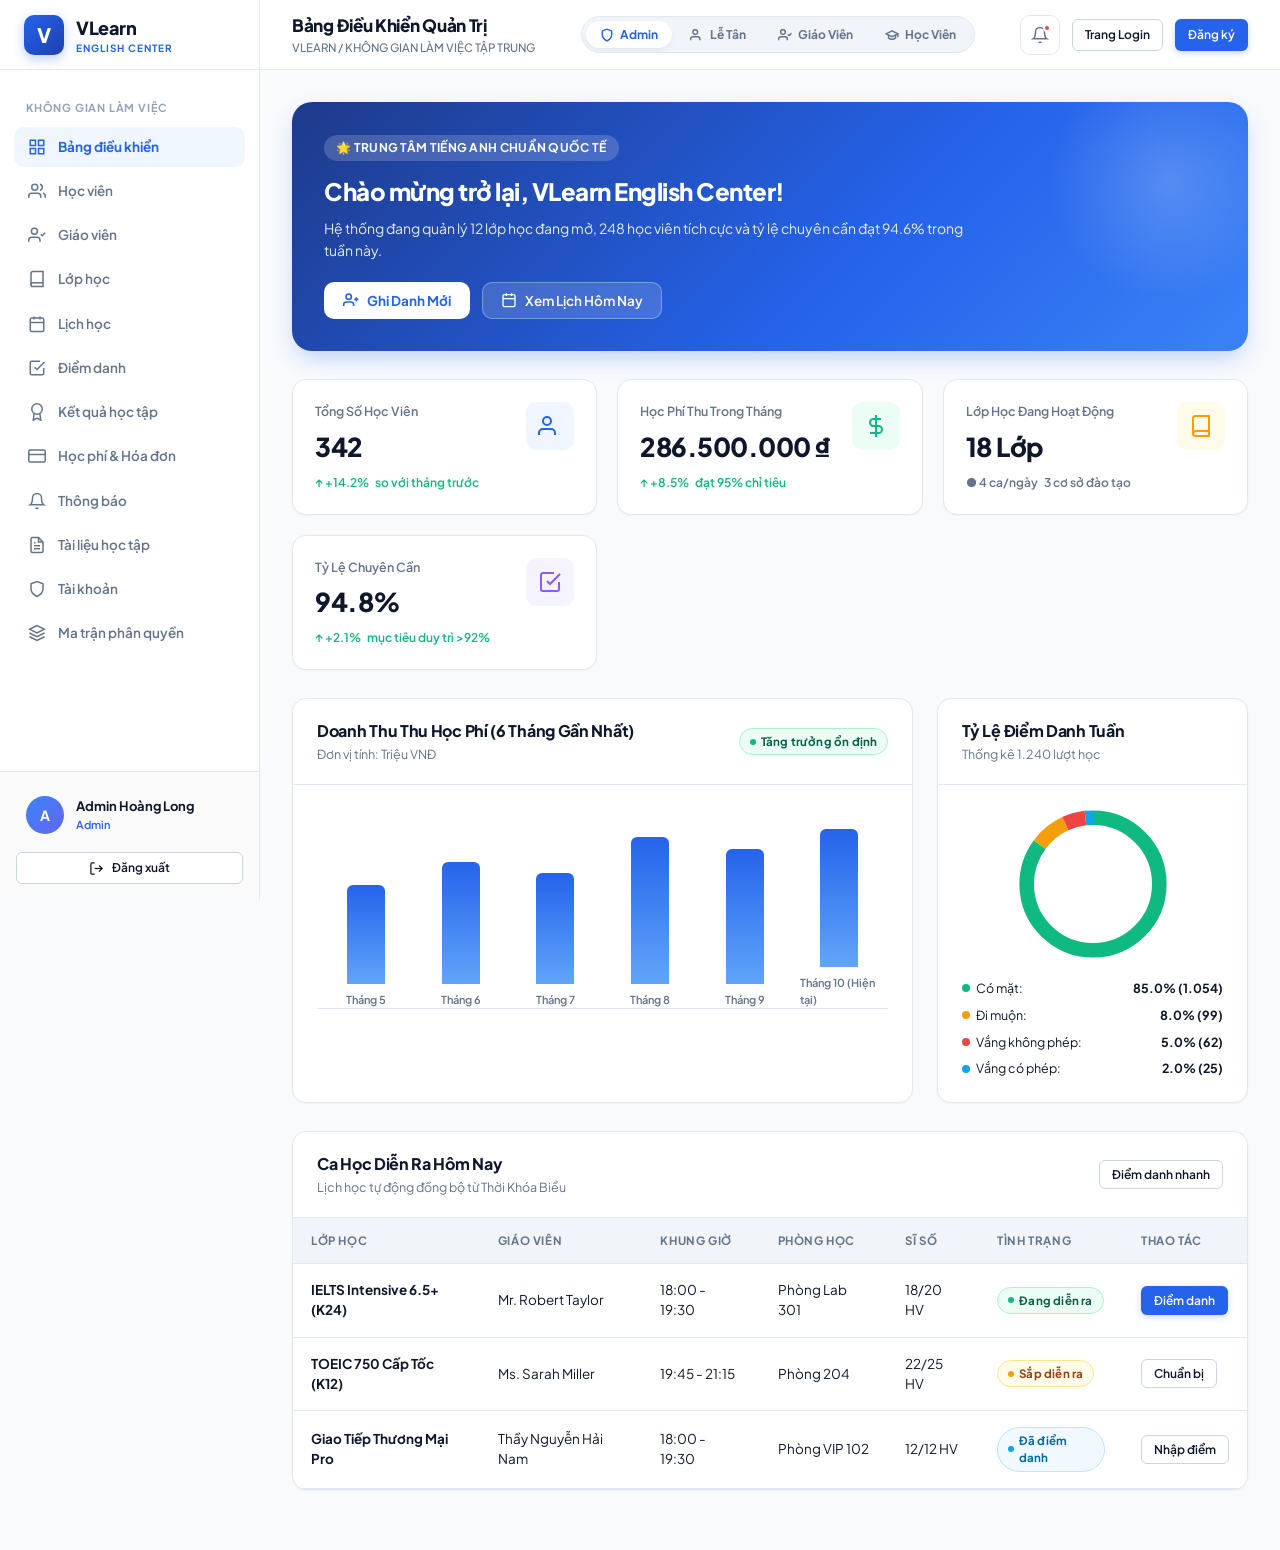
<file: index.html>
<!DOCTYPE html>
<html lang="vi">
<head>
  <meta charset="UTF-8">
  <meta name="viewport" content="width=device-width, initial-scale=1.0">
  <title>VLearn English Center - UI Mockup Demo</title>
  <link rel="stylesheet" href="css/style.css">
</head>
<body>

  <div class="app-container">
    <!-- ==================== SIDEBAR ==================== -->
    <aside class="sidebar">
      <div class="sidebar-header">
        <div class="brand-icon">V</div>
        <div>
          <div class="brand-title">VLearn</div>
          <div class="brand-subtitle">ENGLISH CENTER</div>
        </div>
      </div>

      <div class="sidebar-menu" id="sidebarMenuContainer">
        <!-- Rendered dynamically by app.js based on active role -->
      </div>

      <div class="sidebar-footer">
        <div class="user-card">
          <div class="user-avatar" id="sidebarUserAvatar">A</div>
          <div class="user-info">
            <div class="user-name" id="sidebarUserName">Admin Hoàng Long</div>
            <div class="user-role-badge" id="sidebarUserRole">Quản trị viên</div>
          </div>
        </div>
        <div style="margin-top: 10px;">
          <a href="login.html" class="btn btn-secondary btn-sm" style="width: 100%;">
            <svg width="15" height="15" viewBox="0 0 24 24" fill="none" stroke="currentColor" stroke-width="2"><path d="M9 21H5a2 2 0 0 1-2-2V5a2 2 0 0 1 2-2h4"/><polyline points="16 17 21 12 16 7"/><line x1="21" y1="12" x2="9" y2="12"/></svg>
            Đăng xuất
          </a>
        </div>
      </div>
    </aside>

    <!-- ==================== MAIN CONTENT WRAPPER ==================== -->
    <div class="main-wrapper">
      <!-- HEADER / TOPBAR -->
      <header class="header">
        <div class="header-left">
          <div class="header-title-box">
            <h2 id="topNavTitle">Bảng Điều Khiển Quản Trị</h2>
            <p>VLEARN / KHÔNG GIAN LÀM VIỆC TẬP TRUNG</p>
          </div>
        </div>

        <!-- ROLE SWITCHER INTERACTIVE PILL -->
        <div class="role-switcher-box">
          <button class="role-tab-btn active" data-role="Admin" onclick="switchRole('Admin')">
            <svg width="14" height="14" viewBox="0 0 24 24" fill="none" stroke="currentColor" stroke-width="2.5"><path d="M12 22s8-4 8-10V5l-8-3-8 3v7c0 6 8 10 8 10z"/></svg>
            Admin
          </button>
          <button class="role-tab-btn" data-role="Receptionist" onclick="switchRole('Receptionist')">
            <svg width="14" height="14" viewBox="0 0 24 24" fill="none" stroke="currentColor" stroke-width="2.5"><path d="M17 21v-2a4 4 0 0 0-4-4H5a4 4 0 0 0-4 4v2"/><circle cx="9" cy="7" r="4"/></svg>
            Lễ Tân
          </button>
          <button class="role-tab-btn" data-role="Teacher" onclick="switchRole('Teacher')">
            <svg width="14" height="14" viewBox="0 0 24 24" fill="none" stroke="currentColor" stroke-width="2.5"><path d="M16 21v-2a4 4 0 0 0-4-4H5a4 4 0 0 0-4 4v2"/><circle cx="8.5" cy="7" r="4"/><polyline points="17 11 19 13 23 9"/></svg>
            Giáo Viên
          </button>
          <button class="role-tab-btn" data-role="Student" onclick="switchRole('Student')">
            <svg width="14" height="14" viewBox="0 0 24 24" fill="none" stroke="currentColor" stroke-width="2.5"><path d="M22 10v6M2 10l10-5 10 5-10 5z"/><path d="M6 12v5c3 3 9 3 12 0v-5"/></svg>
            Học Viên
          </button>
        </div>

        <div class="header-actions">
          <div class="icon-btn" title="Thông báo mới" onclick="switchView('notices')">
            <svg width="18" height="18" viewBox="0 0 24 24" fill="none" stroke="currentColor" stroke-width="2"><path d="M18 8A6 6 0 0 0 6 8c0 7-3 9-3 9h18s-3-2-3-9"/><path d="M13.73 21a2 2 0 0 1-3.46 0"/></svg>
            <span class="notif-badge"></span>
          </div>
          <a href="login.html" class="btn btn-secondary btn-sm" title="Xem trang Đăng nhập độc lập">
            Trang Login
          </a>
          <a href="register.html" class="btn btn-primary btn-sm" title="Xem trang Đăng ký">
            Đăng ký
          </a>
        </div>
      </header>

      <!-- CONTENT SECTIONS -->
      <main class="content-area">

        <!-- ==================== 1. DASHBOARD VIEW ==================== -->
        <section id="view-dashboard" class="view-section">
          <!-- Hero Banner -->
          <div class="hero-banner">
            <div class="hero-content">
              <div class="hero-tag">🌟 TRUNG TÂM TIẾNG ANH CHUẨN QUỐC TẾ</div>
              <h1 class="hero-title">Chào mừng trở lại, VLearn English Center!</h1>
              <p class="hero-desc">Hệ thống đang quản lý 12 lớp học đang mở, 248 học viên tích cực và tỷ lệ chuyên cần đạt 94.6% trong tuần này.</p>
              <div class="hero-actions">
                <button class="btn btn-white" onclick="openModal('modal-add-student')">
                  <svg width="16" height="16" viewBox="0 0 24 24" fill="none" stroke="currentColor" stroke-width="2.5"><path d="M16 21v-2a4 4 0 0 0-4-4H5a4 4 0 0 0-4 4v2"/><circle cx="8.5" cy="7" r="4"/><line x1="20" y1="8" x2="20" y2="14"/><line x1="23" y1="11" x2="17" y2="11"/></svg>
                  Ghi Danh Mới
                </button>
                <button class="btn btn-ghost-white" onclick="switchView('schedule')">
                  <svg width="16" height="16" viewBox="0 0 24 24" fill="none" stroke="currentColor" stroke-width="2"><rect x="3" y="4" width="18" height="18" rx="2" ry="2"/><line x1="16" y1="2" x2="16" y2="6"/><line x1="8" y1="2" x2="8" y2="6"/><line x1="3" y1="10" x2="21" y2="10"/></svg>
                  Xem Lịch Hôm Nay
                </button>
              </div>
            </div>
          </div>

          <!-- Stat KPI Cards -->
          <div class="stat-grid">
            <div class="stat-card">
              <div>
                <div class="stat-label">Tổng Số Học Viên</div>
                <div class="stat-value">342</div>
                <div class="stat-meta positive">
                  <span>↑ +14.2%</span> so với tháng trước
                </div>
              </div>
              <div class="stat-icon blue">
                <svg width="24" height="24" viewBox="0 0 24 24" fill="none" stroke="currentColor" stroke-width="2"><path d="M17 21v-2a4 4 0 0 0-4-4H5a4 4 0 0 0-4 4v2"/><circle cx="9" cy="7" r="4"/></svg>
              </div>
            </div>

            <div class="stat-card">
              <div>
                <div class="stat-label">Học Phí Thu Trong Tháng</div>
                <div class="stat-value">286.500.000 ₫</div>
                <div class="stat-meta positive">
                  <span>↑ +8.5%</span> đạt 95% chỉ tiêu
                </div>
              </div>
              <div class="stat-icon green">
                <svg width="24" height="24" viewBox="0 0 24 24" fill="none" stroke="currentColor" stroke-width="2"><line x1="12" y1="1" x2="12" y2="23"/><path d="M17 5H9.5a3.5 3.5 0 0 0 0 7h5a3.5 3.5 0 0 1 0 7H6"/></svg>
              </div>
            </div>

            <div class="stat-card">
              <div>
                <div class="stat-label">Lớp Học Đang Hoạt Động</div>
                <div class="stat-value">18 Lớp</div>
                <div class="stat-meta neutral">
                  <span>● 4 ca/ngày</span> 3 cơ sở đào tạo
                </div>
              </div>
              <div class="stat-icon amber">
                <svg width="24" height="24" viewBox="0 0 24 24" fill="none" stroke="currentColor" stroke-width="2"><path d="M4 19.5A2.5 2.5 0 0 1 6.5 17H20"/><path d="M6.5 2H20v20H6.5A2.5 2.5 0 0 1 4 19.5v-15A2.5 2.5 0 0 1 6.5 2z"/></svg>
              </div>
            </div>

            <div class="stat-card">
              <div>
                <div class="stat-label">Tỷ Lệ Chuyên Cần</div>
                <div class="stat-value">94.8%</div>
                <div class="stat-meta positive">
                  <span>↑ +2.1%</span> mục tiêu duy trì >92%
                </div>
              </div>
              <div class="stat-icon purple">
                <svg width="24" height="24" viewBox="0 0 24 24" fill="none" stroke="currentColor" stroke-width="2"><polyline points="9 11 12 14 22 4"/><path d="M21 12v7a2 2 0 0 1-2 2H5a2 2 0 0 1-2-2V5a2 2 0 0 1 2-2h11"/></svg>
              </div>
            </div>
          </div>

          <!-- Charts Row -->
          <div style="display: grid; grid-template-columns: 2fr 1fr; gap: 24px; margin-bottom: 28px;">
            <!-- Bar Chart Card -->
            <div class="card" style="margin-bottom: 0;">
              <div class="card-header">
                <div>
                  <div class="card-title">Doanh Thu Thu Học Phí (6 Tháng Gần Nhất)</div>
                  <div class="card-desc">Đơn vị tính: Triệu VNĐ</div>
                </div>
                <span class="badge badge-success"><span class="badge-dot"></span> Tăng trưởng ổn định</span>
              </div>
              <div class="card-body">
                <div class="mock-bar-chart">
                  <div class="chart-bar-group">
                    <div class="chart-bar" style="height: 55%;" title="T5: 165M"></div>
                    <div class="chart-bar-label">Tháng 5</div>
                  </div>
                  <div class="chart-bar-group">
                    <div class="chart-bar" style="height: 68%;" title="T6: 198M"></div>
                    <div class="chart-bar-label">Tháng 6</div>
                  </div>
                  <div class="chart-bar-group">
                    <div class="chart-bar" style="height: 62%;" title="T7: 180M"></div>
                    <div class="chart-bar-label">Tháng 7</div>
                  </div>
                  <div class="chart-bar-group">
                    <div class="chart-bar" style="height: 82%;" title="T8: 245M"></div>
                    <div class="chart-bar-label">Tháng 8</div>
                  </div>
                  <div class="chart-bar-group">
                    <div class="chart-bar" style="height: 75%;" title="T9: 220M"></div>
                    <div class="chart-bar-label">Tháng 9</div>
                  </div>
                  <div class="chart-bar-group">
                    <div class="chart-bar" style="height: 96%;" title="T10: 286M"></div>
                    <div class="chart-bar-label">Tháng 10 (Hiện tại)</div>
                  </div>
                </div>
              </div>
            </div>

            <!-- Attendance Donut Breakdown -->
            <div class="card" style="margin-bottom: 0;">
              <div class="card-header">
                <div>
                  <div class="card-title">Tỷ Lệ Điểm Danh Tuần</div>
                  <div class="card-desc">Thống kê 1.240 lượt học</div>
                </div>
              </div>
              <div class="card-body" style="display: flex; flex-direction: column; align-items: center; justify-content: center;">
                <svg width="150" height="150" viewBox="0 0 36 36" style="transform: rotate(-90deg);">
                  <!-- Present 85% -->
                  <circle cx="18" cy="18" r="15.915" fill="transparent" stroke="#10b981" stroke-width="3.5" stroke-dasharray="85 15" stroke-dashoffset="0"/>
                  <!-- Late 8% -->
                  <circle cx="18" cy="18" r="15.915" fill="transparent" stroke="#f59e0b" stroke-width="3.5" stroke-dasharray="8 92" stroke-dashoffset="-85"/>
                  <!-- Absent 5% -->
                  <circle cx="18" cy="18" r="15.915" fill="transparent" stroke="#ef4444" stroke-width="3.5" stroke-dasharray="5 95" stroke-dashoffset="-93"/>
                  <!-- Excused 2% -->
                  <circle cx="18" cy="18" r="15.915" fill="transparent" stroke="#0ea5e9" stroke-width="3.5" stroke-dasharray="2 98" stroke-dashoffset="-98"/>
                </svg>
                <div style="width: 100%; margin-top: 20px; display: flex; flex-direction: column; gap: 8px;">
                  <div style="display: flex; justify-content: space-between; font-size: 12.5px;">
                    <span style="display: flex; align-items: center; gap: 6px;"><span style="width: 8px; height: 8px; border-radius: 50%; background: #10b981;"></span> Có mặt:</span>
                    <strong>85.0% (1.054)</strong>
                  </div>
                  <div style="display: flex; justify-content: space-between; font-size: 12.5px;">
                    <span style="display: flex; align-items: center; gap: 6px;"><span style="width: 8px; height: 8px; border-radius: 50%; background: #f59e0b;"></span> Đi muộn:</span>
                    <strong>8.0% (99)</strong>
                  </div>
                  <div style="display: flex; justify-content: space-between; font-size: 12.5px;">
                    <span style="display: flex; align-items: center; gap: 6px;"><span style="width: 8px; height: 8px; border-radius: 50%; background: #ef4444;"></span> Vắng không phép:</span>
                    <strong>5.0% (62)</strong>
                  </div>
                  <div style="display: flex; justify-content: space-between; font-size: 12.5px;">
                    <span style="display: flex; align-items: center; gap: 6px;"><span style="width: 8px; height: 8px; border-radius: 50%; background: #0ea5e9;"></span> Vắng có phép:</span>
                    <strong>2.0% (25)</strong>
                  </div>
                </div>
              </div>
            </div>
          </div>

          <!-- Recent Classes Table -->
          <div class="card">
            <div class="card-header">
              <div>
                <div class="card-title">Ca Học Diễn Ra Hôm Nay</div>
                <div class="card-desc">Lịch học tự động đồng bộ từ Thời Khóa Biểu</div>
              </div>
              <button class="btn btn-secondary btn-sm" onclick="switchView('attendance')">Điểm danh nhanh</button>
            </div>
            <div class="table-responsive">
              <table class="data-table">
                <thead>
                  <tr>
                    <th>Lớp Học</th>
                    <th>Giáo Viên</th>
                    <th>Khung Giờ</th>
                    <th>Phòng Học</th>
                    <th>Sĩ Số</th>
                    <th>Tình Trạng</th>
                    <th>Thao Tác</th>
                  </tr>
                </thead>
                <tbody>
                  <tr>
                    <td><strong>IELTS Intensive 6.5+ (K24)</strong></td>
                    <td>Mr. Robert Taylor</td>
                    <td>18:00 - 19:30</td>
                    <td>Phòng Lab 301</td>
                    <td>18/20 HV</td>
                    <td><span class="badge badge-success"><span class="badge-dot"></span> Đang diễn ra</span></td>
                    <td>
                      <button class="btn btn-primary btn-sm" onclick="switchView('attendance')">Điểm danh</button>
                    </td>
                  </tr>
                  <tr>
                    <td><strong>TOEIC 750 Cấp Tốc (K12)</strong></td>
                    <td>Ms. Sarah Miller</td>
                    <td>19:45 - 21:15</td>
                    <td>Phòng 204</td>
                    <td>22/25 HV</td>
                    <td><span class="badge badge-warning"><span class="badge-dot"></span> Sắp diễn ra</span></td>
                    <td>
                      <button class="btn btn-secondary btn-sm" onclick="switchView('attendance')">Chuẩn bị</button>
                    </td>
                  </tr>
                  <tr>
                    <td><strong>Giao Tiếp Thương Mại Pro</strong></td>
                    <td>Thầy Nguyễn Hải Nam</td>
                    <td>18:00 - 19:30</td>
                    <td>Phòng VIP 102</td>
                    <td>12/12 HV</td>
                    <td><span class="badge badge-info"><span class="badge-dot"></span> Đã điểm danh</span></td>
                    <td>
                      <button class="btn btn-secondary btn-sm" onclick="switchView('results')">Nhập điểm</button>
                    </td>
                  </tr>
                </tbody>
              </table>
            </div>
          </div>
        </section>

        <!-- ==================== 2. STUDENTS MANAGEMENT VIEW ==================== -->
        <section id="view-students" class="view-section" style="display: none;">
          <div style="display: flex; align-items: center; justify-content: space-between; margin-bottom: 20px;">
            <div>
              <h2 style="font-size: 20px; font-weight: 800;">Quản Lý Hồ Sơ Học Viên</h2>
              <p style="font-size: 13px; color: var(--text-muted);">Danh sách học viên toàn trung tâm, hồ sơ liên hệ và tình trạng học vụ</p>
            </div>
            <div style="display: flex; gap: 10px;">
              <button class="btn btn-secondary" onclick="showToast('Đang trích xuất file Excel danh sách...', 'info')">
                <svg width="16" height="16" viewBox="0 0 24 24" fill="none" stroke="currentColor" stroke-width="2"><path d="M21 15v4a2 2 0 0 1-2 2H5a2 2 0 0 1-2-2v-4"/><polyline points="7 10 12 15 17 10"/><line x1="12" y1="15" x2="12" y2="3"/></svg>
                Xuất Excel
              </button>
              <button class="btn btn-primary" onclick="openModal('modal-add-student')">
                <svg width="16" height="16" viewBox="0 0 24 24" fill="none" stroke="currentColor" stroke-width="2.5"><path d="M16 21v-2a4 4 0 0 0-4-4H5a4 4 0 0 0-4 4v2"/><circle cx="8.5" cy="7" r="4"/><line x1="20" y1="8" x2="20" y2="14"/><line x1="23" y1="11" x2="17" y2="11"/></svg>
                + Thêm Học Viên Mới
              </button>
            </div>
          </div>

          <!-- Filter & Search Bar -->
          <div class="filter-bar">
            <div class="search-input-box">
              <svg viewBox="0 0 24 24" fill="none" stroke="currentColor"><circle cx="11" cy="11" r="8"/><line x1="21" y1="21" x2="16.65" y2="16.65"/></svg>
              <input type="text" class="form-control" placeholder="Tìm theo tên học viên, mã HV (HV-2026...), số điện thoại...">
            </div>
            <div style="display: flex; gap: 10px;">
              <select class="filter-select">
                <option value="">Tất cả trạng thái</option>
                <option value="active">Đang theo học (Active)</option>
                <option value="reserved">Bảo lưu (Reserved)</option>
                <option value="graduated">Đã tốt nghiệp (Graduated)</option>
                <option value="dropped">Thôi học (Dropped)</option>
              </select>
              <select class="filter-select">
                <option value="">Tất cả khóa học</option>
                <option value="ielts">IELTS Master</option>
                <option value="toeic">TOEIC Chuyên sâu</option>
                <option value="comm">Giao tiếp phản xạ</option>
              </select>
            </div>
          </div>

          <!-- Students Table -->
          <div class="card">
            <div class="table-responsive">
              <table class="data-table">
                <thead>
                  <tr>
                    <th>Học Viên</th>
                    <th>Số Điện Thoại</th>
                    <th>Lớp Đang Học</th>
                    <th>Học Phí</th>
                    <th>Chuyên Cần</th>
                    <th>Trạng Thái</th>
                    <th>Hành Động</th>
                  </tr>
                </thead>
                <tbody>
                  <tr>
                    <td>
                      <div class="table-user">
                        <div class="table-user-avatar" style="background: #eff6ff; color: #2563eb;">NA</div>
                        <div>
                          <div class="table-user-name">Nguyễn Văn An</div>
                          <div class="table-user-code">Mã: HV-2026-081</div>
                        </div>
                      </div>
                    </td>
                    <td>0912.456.789</td>
                    <td><strong>IELTS Intensive 6.5+</strong></td>
                    <td><span class="badge badge-success"><span class="badge-dot"></span> Đã đóng đủ</span></td>
                    <td><strong style="color: #10b981;">96%</strong> (24/25 buổi)</td>
                    <td><span class="badge badge-info"><span class="badge-dot"></span> Đang học</span></td>
                    <td>
                      <div class="table-actions">
                        <button class="table-btn" title="Xem chi tiết" onclick="switchView('class-detail')">👁️</button>
                        <button class="table-btn" title="Chỉnh sửa" onclick="openModal('modal-add-student')">✏️</button>
                        <button class="table-btn" title="Đóng học phí" onclick="openModal('modal-payment')">💳</button>
                      </div>
                    </td>
                  </tr>

                  <tr>
                    <td>
                      <div class="table-user">
                        <div class="table-user-avatar" style="background: #fdf2f8; color: #db2777;">TH</div>
                        <div>
                          <div class="table-user-name">Trần Thu Hà</div>
                          <div class="table-user-code">Mã: HV-2026-094</div>
                        </div>
                      </div>
                    </td>
                    <td>0988.112.233</td>
                    <td><strong>TOEIC 750 Cấp Tốc</strong></td>
                    <td><span class="badge badge-warning"><span class="badge-dot"></span> Còn nợ 2.000.000₫</span></td>
                    <td><strong style="color: #f59e0b;">88%</strong> (22/25 buổi)</td>
                    <td><span class="badge badge-info"><span class="badge-dot"></span> Đang học</span></td>
                    <td>
                      <div class="table-actions">
                        <button class="table-btn" title="Xem chi tiết" onclick="switchView('class-detail')">👁️</button>
                        <button class="table-btn" title="Chỉnh sửa" onclick="openModal('modal-add-student')">✏️</button>
                        <button class="table-btn" title="Đóng học phí" onclick="openModal('modal-payment')">💳</button>
                      </div>
                    </td>
                  </tr>

                  <tr>
                    <td>
                      <div class="table-user">
                        <div class="table-user-avatar" style="background: #f0fdf4; color: #16a34a;">LM</div>
                        <div>
                          <div class="table-user-name">Lê Minh Khang</div>
                          <div class="table-user-code">Mã: HV-2026-102</div>
                        </div>
                      </div>
                    </td>
                    <td>0903.778.899</td>
                    <td><strong>Giao Tiếp Thương Mại Pro</strong></td>
                    <td><span class="badge badge-danger"><span class="badge-dot"></span> Quá hạn thanh toán</span></td>
                    <td><strong style="color: #ef4444;">72%</strong> (18/25 buổi)</td>
                    <td><span class="badge badge-warning"><span class="badge-dot"></span> Cảnh báo chuyên cần</span></td>
                    <td>
                      <div class="table-actions">
                        <button class="table-btn" title="Xem chi tiết" onclick="switchView('class-detail')">👁️</button>
                        <button class="table-btn" title="Chỉnh sửa" onclick="openModal('modal-add-student')">✏️</button>
                        <button class="table-btn" title="Đóng học phí" onclick="openModal('modal-payment')">💳</button>
                      </div>
                    </td>
                  </tr>
                </tbody>
              </table>
            </div>
          </div>
        </section>

        <!-- ==================== 3. TEACHERS VIEW ==================== -->
        <section id="view-teachers" class="view-section" style="display: none;">
          <div style="display: flex; align-items: center; justify-content: space-between; margin-bottom: 20px;">
            <div>
              <h2 style="font-size: 20px; font-weight: 800;">Đội Ngũ Giảng Viên</h2>
              <p style="font-size: 13px; color: var(--text-muted);">Quản lý chứng chỉ sư phạm, phân công giảng dạy và đánh giá chất lượng</p>
            </div>
            <button class="btn btn-primary" onclick="showToast('Mở form tuyển dụng giảng viên mới', 'info')">
              + Tiếp Nhận Giảng Viên Mới
            </button>
          </div>

          <div style="display: grid; grid-template-columns: repeat(auto-fit, minmax(320px, 1fr)); gap: 20px;">
            <!-- Teacher Card 1 -->
            <div class="card" style="margin-bottom: 0;">
              <div class="card-body">
                <div style="display: flex; gap: 16px; align-items: center; margin-bottom: 16px;">
                  <div style="width: 56px; height: 56px; border-radius: 50%; background: #eff6ff; color: #2563eb; display: flex; align-items: center; justify-content: center; font-size: 20px; font-weight: 800;">RT</div>
                  <div>
                    <h3 style="font-size: 16px; font-weight: 800;">Mr. Robert Taylor</h3>
                    <p style="font-size: 12px; color: var(--text-muted);">Giảng viên Bản ngữ (Anh Quốc) • 8 năm kinh nghiệm</p>
                    <div style="display: flex; gap: 6px; margin-top: 6px;">
                      <span class="badge badge-purple">IELTS 9.0</span>
                      <span class="badge badge-info">CELTA</span>
                    </div>
                  </div>
                </div>
                <div style="border-top: 1px solid var(--border-subtle); padding-top: 14px; font-size: 13px; display: flex; justify-content: space-between;">
                  <span>Lớp đang dạy: <strong>3 lớp</strong></span>
                  <span>Đánh giá: <strong style="color: #f59e0b;">★ 4.95 / 5.0</strong></span>
                </div>
                <div style="margin-top: 14px;">
                  <button class="btn btn-secondary btn-sm" style="width: 100%;" onclick="switchView('schedule')">Xem lịch dạy</button>
                </div>
              </div>
            </div>

            <!-- Teacher Card 2 -->
            <div class="card" style="margin-bottom: 0;">
              <div class="card-body">
                <div style="display: flex; gap: 16px; align-items: center; margin-bottom: 16px;">
                  <div style="width: 56px; height: 56px; border-radius: 50%; background: #fdf2f8; color: #db2777; display: flex; align-items: center; justify-content: center; font-size: 20px; font-weight: 800;">SM</div>
                  <div>
                    <h3 style="font-size: 16px; font-weight: 800;">Ms. Sarah Miller</h3>
                    <p style="font-size: 12px; color: var(--text-muted);">Thạc sĩ Giảng dạy Ngôn ngữ (Úc)</p>
                    <div style="display: flex; gap: 6px; margin-top: 6px;">
                      <span class="badge badge-purple">IELTS 8.5</span>
                      <span class="badge badge-info">TESOL Master</span>
                    </div>
                  </div>
                </div>
                <div style="border-top: 1px solid var(--border-subtle); padding-top: 14px; font-size: 13px; display: flex; justify-content: space-between;">
                  <span>Lớp đang dạy: <strong>2 lớp</strong></span>
                  <span>Đánh giá: <strong style="color: #f59e0b;">★ 4.90 / 5.0</strong></span>
                </div>
                <div style="margin-top: 14px;">
                  <button class="btn btn-secondary btn-sm" style="width: 100%;" onclick="switchView('schedule')">Xem lịch dạy</button>
                </div>
              </div>
            </div>

            <!-- Teacher Card 3 -->
            <div class="card" style="margin-bottom: 0;">
              <div class="card-body">
                <div style="display: flex; gap: 16px; align-items: center; margin-bottom: 16px;">
                  <div style="width: 56px; height: 56px; border-radius: 50%; background: #ecfdf5; color: #059669; display: flex; align-items: center; justify-content: center; font-size: 20px; font-weight: 800;">HN</div>
                  <div>
                    <h3 style="font-size: 16px; font-weight: 800;">Thầy Nguyễn Hải Nam</h3>
                    <p style="font-size: 12px; color: var(--text-muted);">Trưởng bộ môn TOEIC & Tiếng Anh Thương Mại</p>
                    <div style="display: flex; gap: 6px; margin-top: 6px;">
                      <span class="badge badge-purple">TOEIC 990/990</span>
                      <span class="badge badge-info">IELTS 8.0</span>
                    </div>
                  </div>
                </div>
                <div style="border-top: 1px solid var(--border-subtle); padding-top: 14px; font-size: 13px; display: flex; justify-content: space-between;">
                  <span>Lớp đang dạy: <strong>4 lớp</strong></span>
                  <span>Đánh giá: <strong style="color: #f59e0b;">★ 4.98 / 5.0</strong></span>
                </div>
                <div style="margin-top: 14px;">
                  <button class="btn btn-secondary btn-sm" style="width: 100%;" onclick="switchView('schedule')">Xem lịch dạy</button>
                </div>
              </div>
            </div>
          </div>
        </section>

        <!-- ==================== 4. CLASSES LIST VIEW ==================== -->
        <section id="view-classes" class="view-section" style="display: none;">
          <div style="display: flex; align-items: center; justify-content: space-between; margin-bottom: 20px;">
            <div>
              <h2 style="font-size: 20px; font-weight: 800;">Danh Sách Lớp Học</h2>
              <p style="font-size: 13px; color: var(--text-muted);">Quản lý lớp học, sĩ số, lộ trình đào tạo và phân công giảng viên</p>
            </div>
            <button class="btn btn-primary" onclick="showToast('Mở hộp thoại tạo lớp học mới', 'info')">
              + Mở Lớp Học Mới
            </button>
          </div>

          <div class="card">
            <div class="table-responsive">
              <table class="data-table">
                <thead>
                  <tr>
                    <th>Mã & Tên Lớp</th>
                    <th>Giáo Viên Phụ Trách</th>
                    <th>Lịch Học Tuần</th>
                    <th>Sĩ Số (Thực tế / Tối đa)</th>
                    <th>Học Phí Trọn Khóa</th>
                    <th>Trạng Thái</th>
                    <th>Chi Tiết</th>
                  </tr>
                </thead>
                <tbody>
                  <tr>
                    <td>
                      <div><strong>IELTS-INT-65-K24</strong></div>
                      <div style="font-size: 12px; color: var(--text-muted);">IELTS Intensive 6.5+ Mục tiêu đầu ra 6.5 - 7.0</div>
                    </td>
                    <td>Mr. Robert Taylor</td>
                    <td>Thứ 2 - 4 - 6 (18:00 - 19:30)</td>
                    <td>
                      <div><strong>18 / 20</strong></div>
                      <div style="width: 100px; height: 6px; background: #e2e8f0; border-radius: 99px; margin-top: 4px;">
                        <div style="width: 90%; height: 100%; background: #2563eb; border-radius: 99px;"></div>
                      </div>
                    </td>
                    <td><strong>8.500.000 ₫</strong></td>
                    <td><span class="badge badge-success"><span class="badge-dot"></span> Đang diễn ra</span></td>
                    <td>
                      <button class="btn btn-primary btn-sm" onclick="switchView('class-detail')">Quản lý lớp →</button>
                    </td>
                  </tr>

                  <tr>
                    <td>
                      <div><strong>TOEIC-750-K12</strong></div>
                      <div style="font-size: 12px; color: var(--text-muted);">TOEIC 750 Cấp Tốc 2 tháng</div>
                    </td>
                    <td>Ms. Sarah Miller</td>
                    <td>Thứ 3 - 5 - 7 (19:45 - 21:15)</td>
                    <td>
                      <div><strong>22 / 25</strong></div>
                      <div style="width: 100px; height: 6px; background: #e2e8f0; border-radius: 99px; margin-top: 4px;">
                        <div style="width: 88%; height: 100%; background: #10b981; border-radius: 99px;"></div>
                      </div>
                    </td>
                    <td><strong>5.200.000 ₫</strong></td>
                    <td><span class="badge badge-success"><span class="badge-dot"></span> Đang diễn ra</span></td>
                    <td>
                      <button class="btn btn-primary btn-sm" onclick="switchView('class-detail')">Quản lý lớp →</button>
                    </td>
                  </tr>

                  <tr>
                    <td>
                      <div><strong>COMM-PRO-K08</strong></div>
                      <div style="font-size: 12px; color: var(--text-muted);">Tiếng Anh Giao Tiếp Phản Xạ Thương Mại</div>
                    </td>
                    <td>Thầy Nguyễn Hải Nam</td>
                    <td>Thứ 2 - 4 (19:30 - 21:00)</td>
                    <td>
                      <div><strong>12 / 12</strong> (Đủ sĩ số)</div>
                      <div style="width: 100px; height: 6px; background: #e2e8f0; border-radius: 99px; margin-top: 4px;">
                        <div style="width: 100%; height: 100%; background: #f59e0b; border-radius: 99px;"></div>
                      </div>
                    </td>
                    <td><strong>6.800.000 ₫</strong></td>
                    <td><span class="badge badge-info"><span class="badge-dot"></span> Đủ chỉ tiêu</span></td>
                    <td>
                      <button class="btn btn-primary btn-sm" onclick="switchView('class-detail')">Quản lý lớp →</button>
                    </td>
                  </tr>
                </tbody>
              </table>
            </div>
          </div>
        </section>

        <!-- ==================== 5. CLASS DETAIL (EXPANDED WORKSPACE) ==================== -->
        <section id="view-class-detail" class="view-section" style="display: none;">
          <div style="margin-bottom: 20px;">
            <button class="btn btn-secondary btn-sm" onclick="switchView('classes')" style="margin-bottom: 12px;">
              ← Quay lại danh sách lớp
            </button>
            <div style="display: flex; align-items: center; justify-content: space-between;">
              <div>
                <h2 style="font-size: 22px; font-weight: 800;">Lớp Học: IELTS Intensive 6.5+ (K24)</h2>
                <p style="font-size: 13px; color: var(--text-muted);">Mã lớp: IELTS-INT-65-K24 • Giảng viên: Mr. Robert Taylor • Phòng: Lab 301</p>
              </div>
              <div style="display: flex; gap: 10px;">
                <button class="btn btn-primary btn-sm" onclick="openModal('modal-enrollment')">+ Ghi danh học viên</button>
                <button class="btn btn-secondary btn-sm" onclick="showToast('Đang tạo tự động 30 buổi học theo thời khóa biểu...', 'success')">⚡ Tự động sinh buổi học</button>
              </div>
            </div>
          </div>

          <!-- Class Subtabs -->
          <div style="display: flex; gap: 8px; border-bottom: 1px solid var(--border-subtle); margin-bottom: 24px;">
            <button class="role-tab-btn class-tab-btn active" data-tab="overview" onclick="switchClassTab('overview')">Tổng quan lớp học</button>
            <button class="role-tab-btn class-tab-btn" data-tab="roster" onclick="switchClassTab('roster')">Danh sách học viên (18)</button>
            <button class="role-tab-btn class-tab-btn" data-tab="sessions" onclick="switchClassTab('sessions')">Buổi học (30 Buổi)</button>
            <button class="role-tab-btn class-tab-btn" data-tab="attendance" onclick="switchClassTab('attendance')">Điểm danh</button>
            <button class="role-tab-btn class-tab-btn" data-tab="results" onclick="switchClassTab('results')">Bảng điểm 4 kỹ năng</button>
          </div>

          <!-- Subtab 1: Overview -->
          <div id="class-tab-overview" class="class-subtab-pane">
            <div style="display: grid; grid-template-columns: 2fr 1fr; gap: 24px;">
              <div class="card">
                <div class="card-header"><div class="card-title">Thông Tin Khóa Học</div></div>
                <div class="card-body" style="display: grid; grid-template-columns: 1fr 1fr; gap: 16px; font-size: 13.5px;">
                  <div><strong style="color: var(--text-muted);">Ngày bắt đầu:</strong> 15/09/2026</div>
                  <div><strong style="color: var(--text-muted);">Ngày dự kiến kết thúc:</strong> 20/12/2026</div>
                  <div><strong style="color: var(--text-muted);">Thời lượng:</strong> 30 buổi (45 giờ học)</div>
                  <div><strong style="color: var(--text-muted);">Học phí:</strong> 8.500.000 ₫ / học viên</div>
                  <div><strong style="color: var(--text-muted);">Phòng học:</strong> Lab 301 (Máy chiếu, tai nghe chuyên dụng)</div>
                  <div><strong style="color: var(--text-muted);">Trợ giảng:</strong> Đỗ Thu Thảo (IELTS 7.5)</div>
                </div>
              </div>

              <div class="card">
                <div class="card-header"><div class="card-title">Chỉ Số Khóa Học</div></div>
                <div class="card-body">
                  <div style="margin-bottom: 14px;">
                    <div style="display: flex; justify-content: space-between; font-size: 13px; margin-bottom: 4px;">
                      <span>Tiến độ hoàn thành:</span>
                      <strong>16 / 30 buổi (53%)</strong>
                    </div>
                    <div style="width: 100%; height: 8px; background: #e2e8f0; border-radius: 99px;">
                      <div style="width: 53%; height: 100%; background: #2563eb; border-radius: 99px;"></div>
                    </div>
                  </div>
                  <div>
                    <div style="display: flex; justify-content: space-between; font-size: 13px; margin-bottom: 4px;">
                      <span>Thu học phí lớp:</span>
                      <strong>153.000.000 ₫ (100%)</strong>
                    </div>
                    <div style="width: 100%; height: 8px; background: #e2e8f0; border-radius: 99px;">
                      <div style="width: 100%; height: 100%; background: #10b981; border-radius: 99px;"></div>
                    </div>
                  </div>
                </div>
              </div>
            </div>
          </div>

          <!-- Subtab 2: Students Roster -->
          <div id="class-tab-roster" class="class-subtab-pane" style="display: none;">
            <div class="card">
              <div class="card-header">
                <div class="card-title">Học Viên Trong Lớp (18 Học viên)</div>
                <button class="btn btn-primary btn-sm" onclick="openModal('modal-enrollment')">+ Thêm học viên vào lớp</button>
              </div>
              <div class="table-responsive">
                <table class="data-table">
                  <thead>
                    <tr>
                      <th>Học Viên</th>
                      <th>Ngày Ghi Danh</th>
                      <th>Chuyên Cần</th>
                      <th>Điểm TB</th>
                      <th>Học Phí</th>
                      <th>Hành Động</th>
                    </tr>
                  </thead>
                  <tbody>
                    <tr>
                      <td>
                        <div class="table-user">
                          <div class="table-user-avatar">NA</div>
                          <div>
                            <div class="table-user-name">Nguyễn Văn An</div>
                            <div class="table-user-code">HV-2026-081</div>
                          </div>
                        </div>
                      </td>
                      <td>12/09/2026</td>
                      <td>16/16 buổi (100%)</td>
                      <td><span class="badge badge-purple">7.0</span></td>
                      <td><span class="badge badge-success"><span class="badge-dot"></span> Đã thanh toán</span></td>
                      <td>
                        <button class="btn btn-secondary btn-sm" onclick="showToast('Mở modal chuyển lớp cho HV', 'info')">Chuyển lớp</button>
                      </td>
                    </tr>
                    <tr>
                      <td>
                        <div class="table-user">
                          <div class="table-user-avatar">PT</div>
                          <div>
                            <div class="table-user-name">Phạm Thanh Tùng</div>
                            <div class="table-user-code">HV-2026-088</div>
                          </div>
                        </div>
                      </td>
                      <td>14/09/2026</td>
                      <td>15/16 buổi (94%)</td>
                      <td><span class="badge badge-purple">6.5</span></td>
                      <td><span class="badge badge-success"><span class="badge-dot"></span> Đã thanh toán</span></td>
                      <td>
                        <button class="btn btn-secondary btn-sm" onclick="showToast('Mở modal chuyển lớp cho HV', 'info')">Chuyển lớp</button>
                      </td>
                    </tr>
                  </tbody>
                </table>
              </div>
            </div>
          </div>

          <!-- Subtab 3: Sessions -->
          <div id="class-tab-sessions" class="class-subtab-pane" style="display: none;">
            <div class="card">
              <div class="card-header"><div class="card-title">Lịch Trình 30 Buổi Học</div></div>
              <div class="table-responsive">
                <table class="data-table">
                  <thead>
                    <tr>
                      <th>Buổi số</th>
                      <th>Ngày học</th>
                      <th>Thời gian</th>
                      <th>Nội dung bài học</th>
                      <th>Tình trạng</th>
                      <th>Điểm danh</th>
                    </tr>
                  </thead>
                  <tbody>
                    <tr>
                      <td><strong>Buổi 16 (Hôm nay)</strong></td>
                      <td>14/10/2026</td>
                      <td>18:00 - 19:30</td>
                      <td>IELTS Writing Task 2: Opinion Essay structures</td>
                      <td><span class="badge badge-success"><span class="badge-dot"></span> Đang diễn ra</span></td>
                      <td><button class="btn btn-primary btn-sm" onclick="switchClassTab('attendance')">Điểm danh ngay</button></td>
                    </tr>
                    <tr>
                      <td>Buổi 17</td>
                      <td>16/10/2026</td>
                      <td>18:00 - 19:30</td>
                      <td>Speaking Part 3: Abstract thinking & Idioms</td>
                      <td><span class="badge badge-warning"><span class="badge-dot"></span> Chưa diễn ra</span></td>
                      <td>—</td>
                    </tr>
                  </tbody>
                </table>
              </div>
            </div>
          </div>

          <!-- Subtab 4: Attendance in Class -->
          <div id="class-tab-attendance" class="class-subtab-pane" style="display: none;">
            <div class="card">
              <div class="card-header">
                <div>
                  <div class="card-title">Điểm Danh Buổi 16 (14/10/2026)</div>
                  <div class="card-desc">Ca học: 18:00 - 19:30 • Phòng Lab 301</div>
                </div>
                <button class="btn btn-primary" onclick="showToast('Đã lưu thành công kết quả điểm danh!', 'success')">💾 Lưu Điểm Danh</button>
              </div>
              <div class="table-responsive">
                <table class="data-table">
                  <thead>
                    <tr>
                      <th>Học viên</th>
                      <th>Trạng thái điểm danh</th>
                      <th>Ghi chú</th>
                    </tr>
                  </thead>
                  <tbody>
                    <tr>
                      <td>
                        <strong>Nguyễn Văn An</strong> (HV-2026-081)
                      </td>
                      <td>
                        <div class="attendance-pills">
                          <button class="att-pill active-present" onclick="toggleAttendance(this, 'present')">Có mặt</button>
                          <button class="att-pill" onclick="toggleAttendance(this, 'late')">Đi muộn</button>
                          <button class="att-pill" onclick="toggleAttendance(this, 'absent')">Vắng</button>
                          <button class="att-pill" onclick="toggleAttendance(this, 'excused')">Có phép</button>
                        </div>
                      </td>
                      <td><input type="text" class="form-control" placeholder="Ghi chú nếu có..." style="padding: 6px 10px;"></td>
                    </tr>
                    <tr>
                      <td>
                        <strong>Phạm Thanh Tùng</strong> (HV-2026-088)
                      </td>
                      <td>
                        <div class="attendance-pills">
                          <button class="att-pill active-present" onclick="toggleAttendance(this, 'present')">Có mặt</button>
                          <button class="att-pill" onclick="toggleAttendance(this, 'late')">Đi muộn</button>
                          <button class="att-pill" onclick="toggleAttendance(this, 'absent')">Vắng</button>
                          <button class="att-pill" onclick="toggleAttendance(this, 'excused')">Có phép</button>
                        </div>
                      </td>
                      <td><input type="text" class="form-control" placeholder="Ghi chú nếu có..." style="padding: 6px 10px;"></td>
                    </tr>
                  </tbody>
                </table>
              </div>
            </div>
          </div>

          <!-- Subtab 5: Results 4 Skills -->
          <div id="class-tab-results" class="class-subtab-pane" style="display: none;">
            <div class="card">
              <div class="card-header">
                <div>
                  <div class="card-title">Bảng Điểm 4 Kỹ Năng - Kỳ Thi Midterm Test</div>
                  <div class="card-desc">Hệ thống tự động tính điểm Trung Bình (Overall Band Score)</div>
                </div>
                <button class="btn btn-primary" onclick="showToast('Đã lưu bảng điểm 4 kỹ năng!', 'success')">💾 Lưu Bảng Điểm</button>
              </div>
              <div class="table-responsive">
                <table class="data-table">
                  <thead>
                    <tr>
                      <th>Học viên</th>
                      <th>Listening (Nghe)</th>
                      <th>Reading (Đọc)</th>
                      <th>Writing (Viết)</th>
                      <th>Speaking (Nói)</th>
                      <th>Điểm TB (Overall)</th>
                      <th>Xếp loại</th>
                    </tr>
                  </thead>
                  <tbody>
                    <tr id="score-row-1">
                      <td><strong>Nguyễn Văn An</strong></td>
                      <td><input type="number" class="score-input" value="7.5" step="0.5" oninput="updateScoreAvg('score-row-1')"></td>
                      <td><input type="number" class="score-input" value="7.0" step="0.5" oninput="updateScoreAvg('score-row-1')"></td>
                      <td><input type="number" class="score-input" value="6.5" step="0.5" oninput="updateScoreAvg('score-row-1')"></td>
                      <td><input type="number" class="score-input" value="7.0" step="0.5" oninput="updateScoreAvg('score-row-1')"></td>
                      <td><strong class="score-avg" style="font-size: 15px; color: var(--primary);">7.0</strong></td>
                      <td><span class="badge badge-success"><span class="badge-dot"></span> Đạt chỉ tiêu</span></td>
                    </tr>
                    <tr id="score-row-2">
                      <td><strong>Phạm Thanh Tùng</strong></td>
                      <td><input type="number" class="score-input" value="6.5" step="0.5" oninput="updateScoreAvg('score-row-2')"></td>
                      <td><input type="number" class="score-input" value="6.5" step="0.5" oninput="updateScoreAvg('score-row-2')"></td>
                      <td><input type="number" class="score-input" value="6.0" step="0.5" oninput="updateScoreAvg('score-row-2')"></td>
                      <td><input type="number" class="score-input" value="6.5" step="0.5" oninput="updateScoreAvg('score-row-2')"></td>
                      <td><strong class="score-avg" style="font-size: 15px; color: var(--primary);">6.4</strong></td>
                      <td><span class="badge badge-info"><span class="badge-dot"></span> Khá</span></td>
                    </tr>
                  </tbody>
                </table>
              </div>
            </div>
          </div>
        </section>

        <!-- ==================== 6. SCHEDULE / TIMETABLE VIEW ==================== -->
        <section id="view-schedule" class="view-section" style="display: none;">
          <div style="display: flex; align-items: center; justify-content: space-between; margin-bottom: 20px;">
            <div>
              <h2 style="font-size: 20px; font-weight: 800;">Thời Khóa Biểu Trung Tâm</h2>
              <p style="font-size: 13px; color: var(--text-muted);">Phát hiện tự động xung đột lịch dạy của giảng viên và trùng phòng học</p>
            </div>
            <button class="btn btn-primary" onclick="showToast('Mở form xếp thời khóa biểu mới', 'info')">
              + Xếp Lịch Học Mới
            </button>
          </div>

          <div class="card">
            <div class="table-responsive">
              <table class="data-table" style="text-align: center;">
                <thead>
                  <tr>
                    <th style="width: 140px;">Khung Giờ</th>
                    <th>Thứ Hai</th>
                    <th>Thứ Ba</th>
                    <th>Thứ Tư</th>
                    <th>Thứ Năm</th>
                    <th>Thứ Sáu</th>
                    <th>Thứ Bảy</th>
                    <th>Chủ Nhật</th>
                  </tr>
                </thead>
                <tbody>
                  <tr>
                    <td><strong>Ca 1<br><span style="font-size: 11px; color: var(--text-muted);">17:30 - 19:00</span></strong></td>
                    <td>
                      <div style="background: #eff6ff; border: 1px solid #bfdbfe; border-radius: 8px; padding: 8px; text-align: left;">
                        <div style="font-weight: 700; font-size: 12px; color: #1e40af;">IELTS 6.5+ (K24)</div>
                        <div style="font-size: 11px; color: #3b82f6;">Mr. Robert • P.301</div>
                      </div>
                    </td>
                    <td>—</td>
                    <td>
                      <div style="background: #eff6ff; border: 1px solid #bfdbfe; border-radius: 8px; padding: 8px; text-align: left;">
                        <div style="font-weight: 700; font-size: 12px; color: #1e40af;">IELTS 6.5+ (K24)</div>
                        <div style="font-size: 11px; color: #3b82f6;">Mr. Robert • P.301</div>
                      </div>
                    </td>
                    <td>—</td>
                    <td>
                      <div style="background: #eff6ff; border: 1px solid #bfdbfe; border-radius: 8px; padding: 8px; text-align: left;">
                        <div style="font-weight: 700; font-size: 12px; color: #1e40af;">IELTS 6.5+ (K24)</div>
                        <div style="font-size: 11px; color: #3b82f6;">Mr. Robert • P.301</div>
                      </div>
                    </td>
                    <td>—</td>
                    <td>—</td>
                  </tr>

                  <tr>
                    <td><strong>Ca 2<br><span style="font-size: 11px; color: var(--text-muted);">19:30 - 21:00</span></strong></td>
                    <td>
                      <div style="background: #fdf2f8; border: 1px solid #fbcfe8; border-radius: 8px; padding: 8px; text-align: left;">
                        <div style="font-weight: 700; font-size: 12px; color: #9d174d;">Giao Tiếp Pro (K08)</div>
                        <div style="font-size: 11px; color: #db2777;">Thầy Nam • P.102</div>
                      </div>
                    </td>
                    <td>
                      <div style="background: #ecfdf5; border: 1px solid #a7f3d0; border-radius: 8px; padding: 8px; text-align: left;">
                        <div style="font-weight: 700; font-size: 12px; color: #065f46;">TOEIC 750 (K12)</div>
                        <div style="font-size: 11px; color: #059669;">Ms. Sarah • P.204</div>
                      </div>
                    </td>
                    <td>
                      <div style="background: #fdf2f8; border: 1px solid #fbcfe8; border-radius: 8px; padding: 8px; text-align: left;">
                        <div style="font-weight: 700; font-size: 12px; color: #9d174d;">Giao Tiếp Pro (K08)</div>
                        <div style="font-size: 11px; color: #db2777;">Thầy Nam • P.102</div>
                      </div>
                    </td>
                    <td>
                      <div style="background: #ecfdf5; border: 1px solid #a7f3d0; border-radius: 8px; padding: 8px; text-align: left;">
                        <div style="font-weight: 700; font-size: 12px; color: #065f46;">TOEIC 750 (K12)</div>
                        <div style="font-size: 11px; color: #059669;">Ms. Sarah • P.204</div>
                      </div>
                    </td>
                    <td>—</td>
                    <td>
                      <div style="background: #ecfdf5; border: 1px solid #a7f3d0; border-radius: 8px; padding: 8px; text-align: left;">
                        <div style="font-weight: 700; font-size: 12px; color: #065f46;">TOEIC 750 (K12)</div>
                        <div style="font-size: 11px; color: #059669;">Ms. Sarah • P.204</div>
                      </div>
                    </td>
                    <td>—</td>
                  </tr>
                </tbody>
              </table>
            </div>
          </div>
        </section>

        <!-- ==================== 7. TUITION & PAYMENTS VIEW ==================== -->
        <section id="view-tuition" class="view-section" style="display: none;">
          <div style="display: flex; align-items: center; justify-content: space-between; margin-bottom: 20px;">
            <div>
              <h2 style="font-size: 20px; font-weight: 800;">Quản Lý Học Phí & Hóa Đơn</h2>
              <p style="font-size: 13px; color: var(--text-muted);">Theo dõi công nợ học viên, lập phiếu thu nhiều đợt và quản lý hủy phiếu (Void)</p>
            </div>
            <button class="btn btn-primary" onclick="openModal('modal-payment')">
              + Lập Phiếu Thu Mới
            </button>
          </div>

          <!-- Tuition KPIs -->
          <div class="stat-grid">
            <div class="stat-card">
              <div>
                <div class="stat-label">Tổng Học Phí Đã Thu</div>
                <div class="stat-value" style="color: #10b981;">286.500.000 ₫</div>
                <div class="stat-meta positive">Đã hoàn thành 142 phiếu thu</div>
              </div>
            </div>
            <div class="stat-card">
              <div>
                <div class="stat-label">Công Nợ Còn Phải Thu</div>
                <div class="stat-value" style="color: #f59e0b;">42.000.000 ₫</div>
                <div class="stat-meta neutral">18 học viên đóng theo đợt</div>
              </div>
            </div>
            <div class="stat-card">
              <div>
                <div class="stat-label">Hóa Đơn Quá Hạn</div>
                <div class="stat-value" style="color: #ef4444;">14.500.000 ₫</div>
                <div class="stat-meta negative">4 học viên cần gửi nhắc phí</div>
              </div>
            </div>
          </div>

          <!-- Invoices Table -->
          <div class="card">
            <div class="table-responsive">
              <table class="data-table">
                <thead>
                  <tr>
                    <th>Mã Hóa Đơn</th>
                    <th>Học Viên</th>
                    <th>Lớp Học</th>
                    <th>Tổng Tiền</th>
                    <th>Đã Đóng</th>
                    <th>Còn Lại</th>
                    <th>Tình Trạng</th>
                    <th>Hành Động</th>
                  </tr>
                </thead>
                <tbody>
                  <tr>
                    <td><strong>INV-2026-0089</strong></td>
                    <td>Nguyễn Văn An</td>
                    <td>IELTS Intensive 6.5+</td>
                    <td>8.500.000 ₫</td>
                    <td>8.500.000 ₫</td>
                    <td>0 ₫</td>
                    <td><span class="badge badge-success"><span class="badge-dot"></span> Đã hoàn thành</span></td>
                    <td>
                      <button class="btn btn-secondary btn-sm" onclick="openModal('modal-void')">Hủy phiếu (Void)</button>
                    </td>
                  </tr>

                  <tr>
                    <td><strong>INV-2026-0092</strong></td>
                    <td>Trần Thu Hà</td>
                    <td>TOEIC 750 Cấp Tốc</td>
                    <td>5.200.000 ₫</td>
                    <td>3.200.000 ₫</td>
                    <td><strong style="color: #f59e0b;">2.000.000 ₫</strong></td>
                    <td><span class="badge badge-warning"><span class="badge-dot"></span> Còn nợ đợt 2</span></td>
                    <td>
                      <button class="btn btn-primary btn-sm" onclick="openModal('modal-payment')">Thu tiền đợt 2</button>
                    </td>
                  </tr>
                </tbody>
              </table>
            </div>
          </div>
        </section>

        <!-- ==================== 8. NOTICE BOARD VIEW ==================== -->
        <section id="view-notices" class="view-section" style="display: none;">
          <div style="display: flex; align-items: center; justify-content: space-between; margin-bottom: 20px;">
            <div>
              <h2 style="font-size: 20px; font-weight: 800;">Bảng Thông Báo Toàn Trung Tâm</h2>
              <p style="font-size: 13px; color: var(--text-muted);">Gửi thông báo định hướng theo nhóm đối tượng: Toàn trường, Giảng viên, Học viên</p>
            </div>
            <button class="btn btn-primary" onclick="showToast('Mở trình soạn thảo thông báo mới', 'info')">
              + Đăng Thông Báo Mới
            </button>
          </div>

          <div style="display: flex; flex-direction: column; gap: 16px;">
            <!-- Notice 1 -->
            <div class="card" style="margin-bottom: 0;">
              <div class="card-body">
                <div style="display: flex; justify-content: space-between; align-items: flex-start; margin-bottom: 8px;">
                  <h3 style="font-size: 16px; font-weight: 800; color: var(--text-main);">📢 Lịch Nghỉ Lễ Quốc Khánh & Lịch Học Bù Tháng 10</h3>
                  <span class="badge badge-info">Tất cả đối tượng</span>
                </div>
                <p style="font-size: 13.5px; color: var(--text-main); line-height: 1.6; margin-bottom: 12px;">
                  Trung tâm VLearn trân trọng thông báo lịch nghỉ lễ tới toàn thể Cán bộ, Giảng viên và Quý Học viên. Các lớp học có lịch trùng vào ngày nghỉ sẽ được bố trí học bù vào cuối tuần tiếp theo.
                </p>
                <div style="font-size: 12px; color: var(--text-muted);">Đăng bởi: Ban Giám Đốc • Ngày 01/10/2026</div>
              </div>
            </div>

            <!-- Notice 2 -->
            <div class="card" style="margin-bottom: 0;">
              <div class="card-body">
                <div style="display: flex; justify-content: space-between; align-items: flex-start; margin-bottom: 8px;">
                  <h3 style="font-size: 16px; font-weight: 800; color: var(--text-main);">📝 Hướng Dẫn Nộp Đề Thi Và Nhập Điểm Giữa Kỳ (Midterm Test)</h3>
                  <span class="badge badge-purple">Chỉ Giảng Viên</span>
                </div>
                <p style="font-size: 13.5px; color: var(--text-main); line-height: 1.6; margin-bottom: 12px;">
                  Kính gửi Quý Giảng viên, hạn chót nhập điểm 4 kỹ năng Listening - Reading - Writing - Speaking cho các lớp khai giảng tháng 9 là ngày 20/10/2026.
                </p>
                <div style="font-size: 12px; color: var(--text-muted);">Đăng bởi: Phòng Đào Tạo • Ngày 10/10/2026</div>
              </div>
            </div>
          </div>
        </section>

        <!-- ==================== 9. STUDY MATERIALS VIEW ==================== -->
        <section id="view-materials" class="view-section" style="display: none;">
          <div style="display: flex; align-items: center; justify-content: space-between; margin-bottom: 20px;">
            <div>
              <h2 style="font-size: 20px; font-weight: 800;">Kho Tài Liệu Học Tập & Bài Giảng</h2>
              <p style="font-size: 13px; color: var(--text-muted);">Tài liệu chia sẻ theo lớp học: Slide bài giảng, Audio luyện nghe, Đề thi mẫu</p>
            </div>
            <button class="btn btn-primary" onclick="showToast('Mở cửa sổ tải lên tài liệu mới', 'info')">
              + Tải Lên Tài Liệu Mới
            </button>
          </div>

          <div style="display: grid; grid-template-columns: repeat(auto-fit, minmax(280px, 1fr)); gap: 20px;">
            <!-- Material Item 1 -->
            <div class="card" style="margin-bottom: 0;">
              <div class="card-body">
                <div style="display: flex; gap: 14px; align-items: center; margin-bottom: 12px;">
                  <div style="width: 44px; height: 44px; border-radius: 8px; background: #fef2f2; color: #ef4444; display: flex; align-items: center; justify-content: center; font-weight: 800;">PDF</div>
                  <div>
                    <div style="font-weight: 700; font-size: 14px;">IELTS Cambridge 19 Tests.pdf</div>
                    <div style="font-size: 11.5px; color: var(--text-muted);">Dung lượng: 18.5 MB • 42 lượt tải</div>
                  </div>
                </div>
                <div style="font-size: 12px; color: var(--text-muted); margin-bottom: 14px;">Áp dụng cho: Lớp IELTS Intensive 6.5+</div>
                <button class="btn btn-secondary btn-sm" style="width: 100%;" onclick="showToast('Đang tải xuống tài liệu IELTS Cambridge 19...', 'success')">📥 Tải về máy</button>
              </div>
            </div>

            <!-- Material Item 2 -->
            <div class="card" style="margin-bottom: 0;">
              <div class="card-body">
                <div style="display: flex; gap: 14px; align-items: center; margin-bottom: 12px;">
                  <div style="width: 44px; height: 44px; border-radius: 8px; background: #eff6ff; color: #2563eb; display: flex; align-items: center; justify-content: center; font-weight: 800;">MP3</div>
                  <div>
                    <div style="font-weight: 700; font-size: 14px;">Listening_Practice_Session_16.mp3</div>
                    <div style="font-size: 11.5px; color: var(--text-muted);">Dung lượng: 32.1 MB • 68 lượt tải</div>
                  </div>
                </div>
                <div style="font-size: 12px; color: var(--text-muted); margin-bottom: 14px;">Áp dụng cho: Lớp TOEIC 750 Cấp Tốc</div>
                <button class="btn btn-secondary btn-sm" style="width: 100%;" onclick="showToast('Đang tải xuống file audio luyện nghe...', 'success')">📥 Tải về máy</button>
              </div>
            </div>
          </div>
        </section>

        <!-- ==================== 10. ACCOUNTS & ROLE MATRIX ==================== -->
        <section id="view-accounts" class="view-section" style="display: none;">
          <div style="display: flex; align-items: center; justify-content: space-between; margin-bottom: 20px;">
            <div>
              <h2 style="font-size: 20px; font-weight: 800;">Quản Trị Tài Khoản Người Dùng</h2>
              <p style="font-size: 13px; color: var(--text-muted);">Cấp quyền, kích hoạt và khóa tài khoản cán bộ nhân viên</p>
            </div>
            <button class="btn btn-primary" onclick="showToast('Mở modal cấp tài khoản mới', 'info')">
              + Tạo Tài Khoản Mới
            </button>
          </div>

          <div class="card">
            <div class="table-responsive">
              <table class="data-table">
                <thead>
                  <tr>
                    <th>Họ Tên & Email</th>
                    <th>Vai Trò (Role)</th>
                    <th>Trạng Thái</th>
                    <th>Lần Đăng Nhập Cuối</th>
                    <th>Thao Tác</th>
                  </tr>
                </thead>
                <tbody>
                  <tr>
                    <td>
                      <strong>Admin Hoàng Long</strong><br>
                      <span style="font-size: 12px; color: var(--text-muted);">admin@vlearn.edu.vn</span>
                    </td>
                    <td><span class="badge badge-purple">Admin</span></td>
                    <td><span class="badge badge-success"><span class="badge-dot"></span> Đang hoạt động</span></td>
                    <td>14/10/2026 - 21:30</td>
                    <td><button class="btn btn-secondary btn-sm" disabled>Mặc định</button></td>
                  </tr>

                  <tr>
                    <td>
                      <strong>Lễ tân Minh Thư</strong><br>
                      <span style="font-size: 12px; color: var(--text-muted);">thumt@vlearn.edu.vn</span>
                    </td>
                    <td><span class="badge badge-info">Receptionist</span></td>
                    <td><span class="badge badge-success"><span class="badge-dot"></span> Đang hoạt động</span></td>
                    <td>14/10/2026 - 19:40</td>
                    <td>
                      <button class="btn btn-secondary btn-sm" onclick="showToast('Đổi quyền người dùng', 'info')">Đổi Role</button>
                    </td>
                  </tr>
                </tbody>
              </table>
            </div>
          </div>
        </section>

        <!-- ==================== 11. ROLE MATRIX VIEW ==================== -->
        <section id="view-roles" class="view-section" style="display: none;">
          <div style="margin-bottom: 20px;">
            <h2 style="font-size: 20px; font-weight: 800;">Ma Trận Phân Quyền Hệ Thống (4 Roles Matrix)</h2>
            <p style="font-size: 13px; color: var(--text-muted);">Bản quyền chi tiết theo đặc tả yêu cầu nghiệp vụ của hệ thống VLearn</p>
          </div>

          <div class="card">
            <div class="table-responsive">
              <table class="data-table">
                <thead>
                  <tr>
                    <th>Phân Hệ / Nghiệp Vụ</th>
                    <th>Quản Trị Viên (Admin)</th>
                    <th>Lễ Tân (Receptionist)</th>
                    <th>Giáo Viên (Teacher)</th>
                    <th>Học Viên (Student)</th>
                  </tr>
                </thead>
                <tbody>
                  <tr>
                    <td><strong>Tài khoản & Phân quyền</strong></td>
                    <td><span class="badge badge-success">Toàn quyền (CRUD, Khóa)</span></td>
                    <td><span class="badge badge-danger">Không có quyền</span></td>
                    <td><span class="badge badge-danger">Không có quyền</span></td>
                    <td><span class="badge badge-danger">Không có quyền</span></td>
                  </tr>
                  <tr>
                    <td><strong>Hồ sơ Học viên</strong></td>
                    <td><span class="badge badge-success">Toàn quyền</span></td>
                    <td><span class="badge badge-info">Tạo mới, Cập nhật, Tra cứu</span></td>
                    <td><span class="badge badge-warning">Chỉ xem học viên lớp mình dạy</span></td>
                    <td><span class="badge badge-info">Chỉ xem & sửa hồ sơ cá nhân</span></td>
                  </tr>
                  <tr>
                    <td><strong>Lớp học & Xếp lớp (Enrollment)</strong></td>
                    <td><span class="badge badge-success">Toàn quyền mở lớp & gán GV</span></td>
                    <td><span class="badge badge-info">Ghi danh, Chuyển lớp, Rút tên</span></td>
                    <td><span class="badge badge-warning">Chỉ xem thông tin lớp mình dạy</span></td>
                    <td><span class="badge badge-info">Chỉ xem lớp đang theo học</span></td>
                  </tr>
                  <tr>
                    <td><strong>Thời khóa biểu & Sinh buổi học</strong></td>
                    <td><span class="badge badge-success">Toàn quyền & Bấm tự động sinh buổi</span></td>
                    <td><span class="badge badge-info">Xem lịch toàn trung tâm</span></td>
                    <td><span class="badge badge-warning">Xem lịch dạy cá nhân</span></td>
                    <td><span class="badge badge-info">Xem lịch học cá nhân</span></td>
                  </tr>
                  <tr>
                    <td><strong>Điểm danh (Attendance)</strong></td>
                    <td><span class="badge badge-success">Toàn quyền & Báo cáo</span></td>
                    <td><span class="badge badge-info">Tra cứu chuyên cần</span></td>
                    <td><span class="badge badge-success">Điểm danh các buổi phụ trách</span></td>
                    <td><span class="badge badge-info">Xem lịch sử chuyên cần bản thân</span></td>
                  </tr>
                  <tr>
                    <td><strong>Kết quả học tập 4 kỹ năng</strong></td>
                    <td><span class="badge badge-success">Toàn quyền & Thống kê</span></td>
                    <td><span class="badge badge-info">Tra cứu bảng điểm</span></td>
                    <td><span class="badge badge-success">Nhập & sửa điểm lớp phụ trách</span></td>
                    <td><span class="badge badge-info">Xem bảng điểm cá nhân</span></td>
                  </tr>
                  <tr>
                    <td><strong>Học phí & Hủy phiếu thu (Void)</strong></td>
                    <td><span class="badge badge-success">Toàn quyền & Duyệt Hủy phiếu (Void)</span></td>
                    <td><span class="badge badge-info">Lập phiếu thu, Thu tiền các đợt</span></td>
                    <td><span class="badge badge-danger">Không có quyền (Bảo mật)</span></td>
                    <td><span class="badge badge-info">Xem tình trạng công nợ</span></td>
                  </tr>
                </tbody>
              </table>
            </div>
          </div>
        </section>

      </main>
    </div>
  </div>

  <!-- ==================== MODALS ==================== -->

  <!-- Modal 1: Add Student -->
  <div id="modal-add-student" class="modal-overlay">
    <div class="modal-dialog">
      <div class="modal-header">
        <div class="modal-title">+ Thêm Mới Hồ Sơ Học Viên</div>
        <button class="table-btn" onclick="closeModal('modal-add-student')">&times;</button>
      </div>
      <div class="modal-body">
        <div class="form-group">
          <label>Họ và Tên Học Viên (*)</label>
          <input type="text" class="form-input-text" placeholder="Ví dụ: Hoàng Minh Đức">
        </div>
        <div class="form-group" style="display: grid; grid-template-columns: 1fr 1fr; gap: 12px;">
          <div>
            <label>Địa Chỉ Email (*)</label>
            <input type="email" class="form-input-text" placeholder="duc.hm@gmail.com">
          </div>
          <div>
            <label>Số Điện Thoại (*)</label>
            <input type="text" class="form-input-text" placeholder="0912.345.678">
          </div>
        </div>
        <div class="form-group" style="display: grid; grid-template-columns: 1fr 1fr; gap: 12px;">
          <div>
            <label>Ngày Sinh</label>
            <input type="date" class="form-input-text">
          </div>
          <div>
            <label>Giới Tính</label>
            <select class="form-input-text">
              <option value="male">Nam</option>
              <option value="female">Nữ</option>
              <option value="other">Khác</option>
            </select>
          </div>
        </div>
        <div class="form-group">
          <label>Ghi Chú Yêu Cầu Học Vụ</label>
          <textarea class="form-input-text" rows="3" placeholder="Mục tiêu band điểm 6.5 trong 3 tháng..."></textarea>
        </div>
      </div>
      <div class="modal-footer">
        <button class="btn btn-secondary" onclick="closeModal('modal-add-student')">Hủy bỏ</button>
        <button class="btn btn-primary" onclick="closeModal('modal-add-student'); showToast('Tạo mới học viên thành công!', 'success');">Lưu Hồ Sơ</button>
      </div>
    </div>
  </div>

  <!-- Modal 2: Payment Modal -->
  <div id="modal-payment" class="modal-overlay">
    <div class="modal-dialog">
      <div class="modal-header">
        <div class="modal-title">💳 Lập Phiếu Thu Học Phí Đợt Mới</div>
        <button class="table-btn" onclick="closeModal('modal-payment')">&times;</button>
      </div>
      <div class="modal-body">
        <div style="background: #eff6ff; border-radius: 8px; padding: 12px; margin-bottom: 16px; font-size: 13px;">
          <div>Học viên: <strong>Trần Thu Hà</strong> (HV-2026-094)</div>
          <div>Lớp học: <strong>TOEIC 750 Cấp Tốc</strong></div>
          <div style="color: #ef4444; font-weight: 700; margin-top: 4px;">Công nợ còn lại: 2.000.000 ₫</div>
        </div>
        <div class="form-group">
          <label>Số Tiền Thu Đợt Này (VNĐ) (*)</label>
          <input type="number" class="form-input-text" value="2000000">
        </div>
        <div class="form-group">
          <label>Hình Thức Thanh Toán</label>
          <select class="form-input-text">
            <option value="transfer">Chuyển khoản Ngân hàng (QR Code)</option>
            <option value="cash">Tiền mặt tại quầy lễ tân</option>
            <option value="pos">Quẹt thẻ POS</option>
          </select>
        </div>
        <div class="form-group">
          <label>Mã Giao Dịch Ngân Hàng (Nếu có)</label>
          <input type="text" class="form-input-text" placeholder="FT26101499281...">
        </div>
      </div>
      <div class="modal-footer">
        <button class="btn btn-secondary" onclick="closeModal('modal-payment')">Hủy</button>
        <button class="btn btn-primary" onclick="closeModal('modal-payment'); showToast('Xác nhận thu học phí thành công! Đã cập nhật công nợ.', 'success');">Xác Nhận Thu Tiền</button>
      </div>
    </div>
  </div>

  <!-- Modal 3: Void Payment Dialog -->
  <div id="modal-void" class="modal-overlay">
    <div class="modal-dialog">
      <div class="modal-header">
        <div class="modal-title" style="color: #ef4444;">⚠️ Yêu Cầu Hủy Phiếu Thu (Void Payment)</div>
        <button class="table-btn" onclick="closeModal('modal-void')">&times;</button>
      </div>
      <div class="modal-body">
        <p style="font-size: 13.5px; color: var(--text-main); margin-bottom: 14px; line-height: 1.5;">
          Bạn đang thực hiện thao tác nhạy cảm: <strong>Hủy phiếu thu INV-2026-0089</strong> số tiền <strong>8.500.000 ₫</strong>. Công nợ của học viên sẽ được hoàn nguyên và ghi nhận vào nhật ký kiểm toán (Audit Log).
        </p>
        <div class="form-group">
          <label>Lý do hủy phiếu thu (Bắt buộc tối thiểu 10 ký tự) (*)</label>
          <textarea class="form-input-text" rows="3" placeholder="Nhập lý do chi tiết (ví dụ: Thu nhầm số tiền, học viên đổi khóa học...)" required></textarea>
        </div>
      </div>
      <div class="modal-footer">
        <button class="btn btn-secondary" onclick="closeModal('modal-void')">Đóng</button>
        <button class="btn btn-danger" onclick="closeModal('modal-void'); showToast('Đã hủy phiếu thu thành công và hoàn nguyên công nợ!', 'error');">Xác Nhận Hủy Phiếu</button>
      </div>
    </div>
  </div>

  <!-- Modal 4: Enrollment Modal -->
  <div id="modal-enrollment" class="modal-overlay">
    <div class="modal-dialog">
      <div class="modal-header">
        <div class="modal-title">Ghi Danh Học Viên Vào Lớp</div>
        <button class="table-btn" onclick="closeModal('modal-enrollment')">&times;</button>
      </div>
      <div class="modal-body">
        <div class="form-group">
          <label>Chọn Học Viên Cần Xếp Lớp (*)</label>
          <select class="form-input-text">
            <option value="1">Nguyễn Văn An (HV-2026-081) - 0912.456.789</option>
            <option value="2">Trần Thu Hà (HV-2026-094) - 0988.112.233</option>
            <option value="3">Lê Minh Khang (HV-2026-102) - 0903.778.899</option>
          </select>
        </div>
        <div class="form-group">
          <label>Lớp Học Được Chọn</label>
          <input type="text" class="form-input-text" value="IELTS Intensive 6.5+ (K24)" disabled>
        </div>
        <div class="form-group">
          <label>Hình thức học phí</label>
          <select class="form-input-text">
            <option value="full">Đóng trọn gói 1 đợt (Giảm 5%)</option>
            <option value="split">Chia làm 2 đợt</option>
          </select>
        </div>
      </div>
      <div class="modal-footer">
        <button class="btn btn-secondary" onclick="closeModal('modal-enrollment')">Hủy</button>
        <button class="btn btn-primary" onclick="closeModal('modal-enrollment'); showToast('Ghi danh học viên vào lớp thành công!', 'success');">Xác Nhận Ghi Danh</button>
      </div>
    </div>
  </div>

  <!-- Toast Notification Container -->
  <div id="toastContainer" class="toast-container"></div>

  <!-- Scripts -->
  <script src="js/app.js"></script>
</body>
</html>
</file>
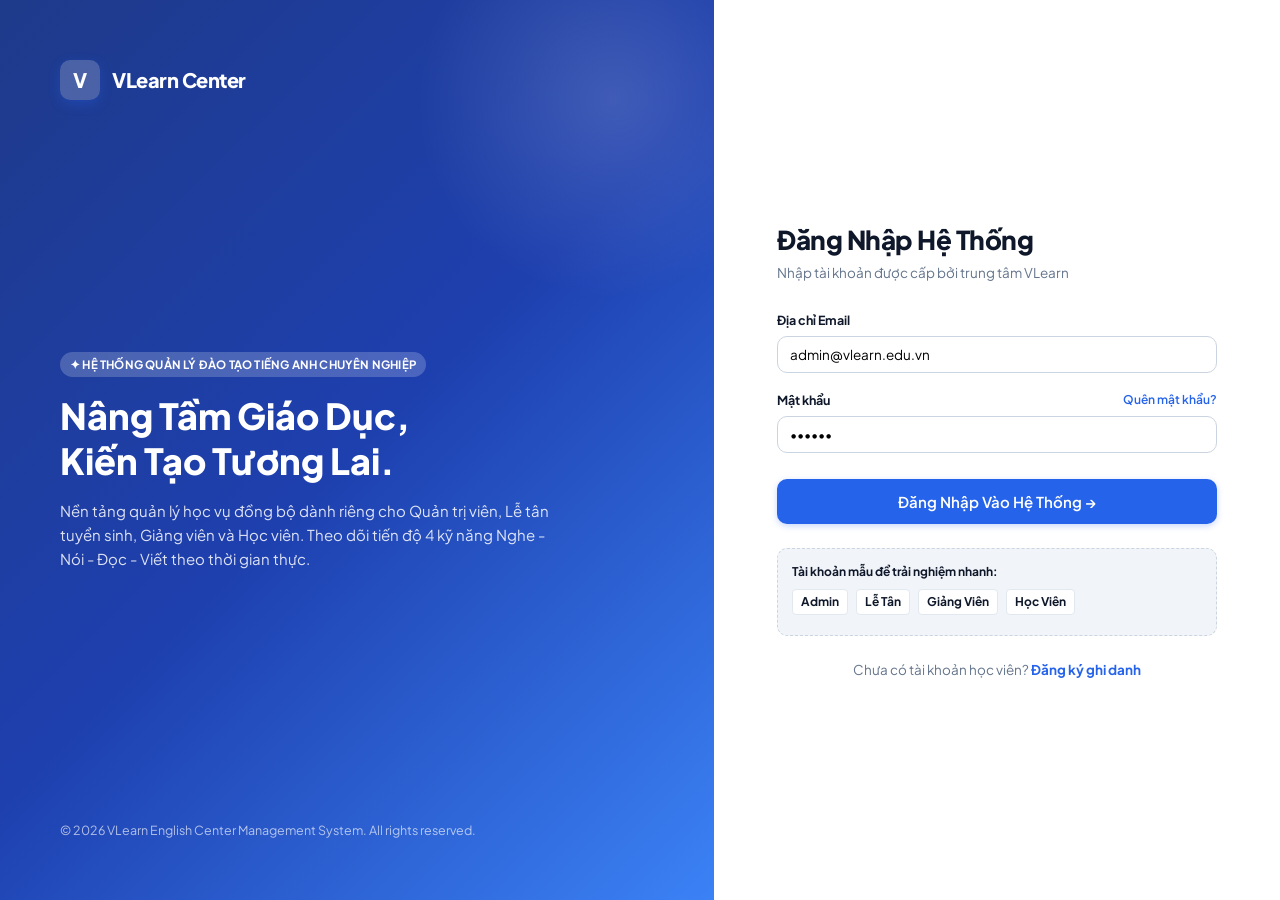
<file: login.html>
<!DOCTYPE html>
<html lang="vi">
<head>
  <meta charset="UTF-8">
  <meta name="viewport" content="width=device-width, initial-scale=1.0">
  <title>Đăng nhập - VLearn English Center</title>
  <link rel="stylesheet" href="css/style.css">
  <style>
    .auth-page {
      min-height: 100vh;
      display: flex;
      background: #0f172a;
      color: #fff;
    }

    .auth-banner {
      flex: 1.1;
      background: linear-gradient(135deg, #1e3a8a 0%, #1e40af 50%, #3b82f6 100%);
      padding: 60px;
      display: flex;
      flex-direction: column;
      justify-content: space-between;
      position: relative;
      overflow: hidden;
    }

    .auth-banner::after {
      content: '';
      position: absolute;
      top: -100px;
      right: -100px;
      width: 400px;
      height: 400px;
      background: radial-gradient(circle, rgba(255,255,255,0.15) 0%, rgba(255,255,255,0) 70%);
      border-radius: 50%;
    }

    .auth-form-side {
      flex: 0.9;
      background: #ffffff;
      color: var(--text-main);
      display: flex;
      align-items: center;
      justify-content: center;
      padding: 40px;
    }

    .auth-card {
      width: 100%;
      max-width: 440px;
    }

    .demo-accounts-box {
      background: var(--bg-surface-alt);
      border: 1px dashed var(--border-strong);
      border-radius: var(--radius-md);
      padding: 14px;
      margin-top: 24px;
      font-size: 12px;
    }

    .demo-acc-pill {
      display: inline-block;
      padding: 3px 8px;
      background: #fff;
      border: 1px solid var(--border-subtle);
      border-radius: 4px;
      font-weight: 700;
      margin-right: 6px;
      margin-bottom: 6px;
      cursor: pointer;
    }
    .demo-acc-pill:hover {
      background: var(--primary-light);
      color: var(--primary);
    }
  </style>
</head>
<body>

  <div class="auth-page">
    <!-- Left Hero Side -->
    <div class="auth-banner">
      <div style="display: flex; align-items: center; gap: 12px;">
        <div class="brand-icon" style="background: rgba(255,255,255,0.2); backdrop-filter: blur(8px);">V</div>
        <div style="font-size: 20px; font-weight: 800; letter-spacing: -0.5px;">VLearn Center</div>
      </div>

      <div style="max-width: 500px; position: relative; z-index: 2;">
        <div class="badge badge-info" style="background: rgba(255,255,255,0.2); color: #fff; border: none; margin-bottom: 16px;">
          ✦ HỆ THỐNG QUẢN LÝ ĐÀO TẠO TIẾNG ANH CHUYÊN NGHIỆP
        </div>
        <h1 style="font-size: 36px; font-weight: 800; line-height: 1.25; margin-bottom: 16px;">
          Nâng Tầm Giáo Dục,<br>Kiến Tạo Tương Lai.
        </h1>
        <p style="font-size: 15px; color: rgba(255,255,255,0.85); line-height: 1.6;">
          Nền tảng quản lý học vụ đồng bộ dành riêng cho Quản trị viên, Lễ tân tuyển sinh, Giảng viên và Học viên. Theo dõi tiến độ 4 kỹ năng Nghe - Nói - Đọc - Viết theo thời gian thực.
        </p>
      </div>

      <div style="font-size: 12.5px; color: rgba(255,255,255,0.65);">
        © 2026 VLearn English Center Management System. All rights reserved.
      </div>
    </div>

    <!-- Right Login Form Side -->
    <div class="auth-form-side">
      <div class="auth-card">
        <div style="margin-bottom: 28px;">
          <h2 style="font-size: 26px; font-weight: 800; color: var(--text-main); letter-spacing: -0.5px;">Đăng Nhập Hệ Thống</h2>
          <p style="font-size: 13.5px; color: var(--text-muted); margin-top: 4px;">Nhập tài khoản được cấp bởi trung tâm VLearn</p>
        </div>

        <form onsubmit="event.preventDefault(); window.location.href='index.html';">
          <div class="form-group">
            <label>Địa chỉ Email</label>
            <input type="email" class="form-input-text" id="emailInput" value="admin@vlearn.edu.vn" required>
          </div>

          <div class="form-group">
            <div style="display: flex; justify-content: space-between; align-items: center; margin-bottom: 6px;">
              <label style="margin-bottom: 0;">Mật khẩu</label>
              <a href="#" style="font-size: 12px; color: var(--primary); font-weight: 600;">Quên mật khẩu?</a>
            </div>
            <input type="password" class="form-input-text" id="passInput" value="123456" required>
          </div>

          <button type="submit" class="btn btn-primary" style="width: 100%; padding: 12px; font-size: 15px; margin-top: 8px;">
            Đăng Nhập Vào Hệ Thống →
          </button>
        </form>

        <!-- Quick Demo Switcher for convenience -->
        <div class="demo-accounts-box">
          <div style="font-weight: 700; margin-bottom: 8px; color: var(--text-main);">Tài khoản mẫu để trải nghiệm nhanh:</div>
          <div>
            <span class="demo-acc-pill" onclick="setDemo('admin@vlearn.edu.vn')">Admin</span>
            <span class="demo-acc-pill" onclick="setDemo('receptionist@vlearn.edu.vn')">Lễ Tân</span>
            <span class="demo-acc-pill" onclick="setDemo('teacher@vlearn.edu.vn')">Giảng Viên</span>
            <span class="demo-acc-pill" onclick="setDemo('student@vlearn.edu.vn')">Học Viên</span>
          </div>
        </div>

        <div style="text-align: center; margin-top: 24px; font-size: 13.5px; color: var(--text-muted);">
          Chưa có tài khoản học viên? <a href="register.html" style="color: var(--primary); font-weight: 700;">Đăng ký ghi danh</a>
        </div>
      </div>
    </div>
  </div>

  <script>
    function setDemo(email) {
      document.getElementById('emailInput').value = email;
    }
  </script>
</body>
</html>
</file>
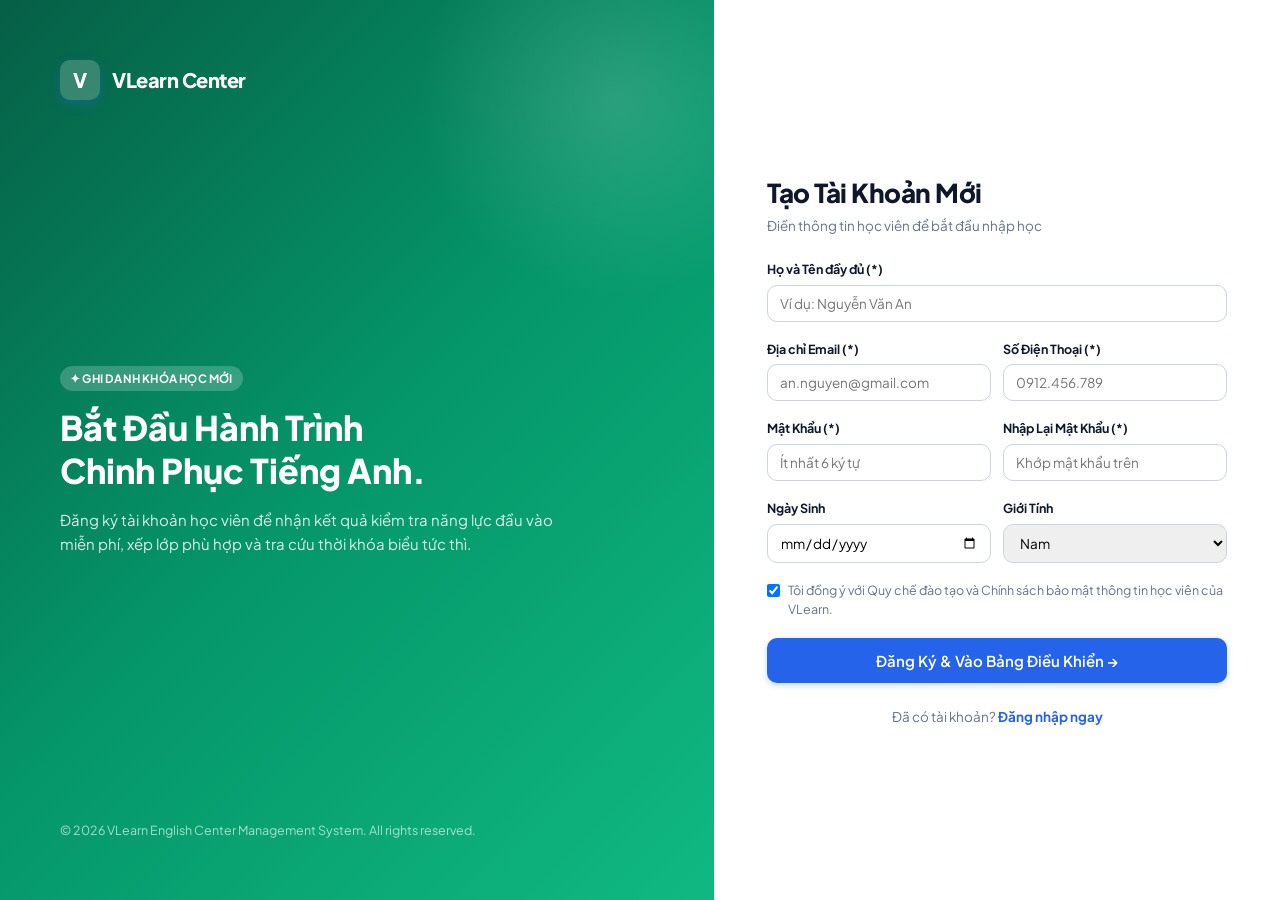
<file: register.html>
<!DOCTYPE html>
<html lang="vi">
<head>
  <meta charset="UTF-8">
  <meta name="viewport" content="width=device-width, initial-scale=1.0">
  <title>Đăng ký tài khoản - VLearn English Center</title>
  <link rel="stylesheet" href="css/style.css">
  <style>
    .auth-page {
      min-height: 100vh;
      display: flex;
      background: #0f172a;
      color: #fff;
    }

    .auth-banner {
      flex: 1.1;
      background: linear-gradient(135deg, #065f46 0%, #059669 50%, #10b981 100%);
      padding: 60px;
      display: flex;
      flex-direction: column;
      justify-content: space-between;
      position: relative;
      overflow: hidden;
    }

    .auth-banner::after {
      content: '';
      position: absolute;
      top: -100px;
      right: -100px;
      width: 400px;
      height: 400px;
      background: radial-gradient(circle, rgba(255,255,255,0.15) 0%, rgba(255,255,255,0) 70%);
      border-radius: 50%;
    }

    .auth-form-side {
      flex: 0.9;
      background: #ffffff;
      color: var(--text-main);
      display: flex;
      align-items: center;
      justify-content: center;
      padding: 40px;
      overflow-y: auto;
    }

    .auth-card {
      width: 100%;
      max-width: 460px;
      padding: 20px 0;
    }
  </style>
</head>
<body>

  <div class="auth-page">
    <!-- Left Hero Side -->
    <div class="auth-banner">
      <div style="display: flex; align-items: center; gap: 12px;">
        <div class="brand-icon" style="background: rgba(255,255,255,0.2); backdrop-filter: blur(8px);">V</div>
        <div style="font-size: 20px; font-weight: 800; letter-spacing: -0.5px;">VLearn Center</div>
      </div>

      <div style="max-width: 500px; position: relative; z-index: 2;">
        <div class="badge badge-success" style="background: rgba(255,255,255,0.2); color: #fff; border: none; margin-bottom: 16px;">
          ✦ GHI DANH KHÓA HỌC MỚI
        </div>
        <h1 style="font-size: 34px; font-weight: 800; line-height: 1.25; margin-bottom: 16px;">
          Bắt Đầu Hành Trình<br>Chinh Phục Tiếng Anh.
        </h1>
        <p style="font-size: 15px; color: rgba(255,255,255,0.85); line-height: 1.6;">
          Đăng ký tài khoản học viên để nhận kết quả kiểm tra năng lực đầu vào miễn phí, xếp lớp phù hợp và tra cứu thời khóa biểu tức thì.
        </p>
      </div>

      <div style="font-size: 12.5px; color: rgba(255,255,255,0.65);">
        © 2026 VLearn English Center Management System. All rights reserved.
      </div>
    </div>

    <!-- Right Register Form Side -->
    <div class="auth-form-side">
      <div class="auth-card">
        <div style="margin-bottom: 24px;">
          <h2 style="font-size: 26px; font-weight: 800; color: var(--text-main); letter-spacing: -0.5px;">Tạo Tài Khoản Mới</h2>
          <p style="font-size: 13.5px; color: var(--text-muted); margin-top: 4px;">Điền thông tin học viên để bắt đầu nhập học</p>
        </div>

        <form onsubmit="event.preventDefault(); window.location.href='index.html';">
          <div class="form-group">
            <label>Họ và Tên đầy đủ (*)</label>
            <input type="text" class="form-input-text" placeholder="Ví dụ: Nguyễn Văn An" required>
          </div>

          <div class="form-group" style="display: grid; grid-template-columns: 1fr 1fr; gap: 12px;">
            <div>
              <label>Địa chỉ Email (*)</label>
              <input type="email" class="form-input-text" placeholder="an.nguyen@gmail.com" required>
            </div>
            <div>
              <label>Số Điện Thoại (*)</label>
              <input type="tel" class="form-input-text" placeholder="0912.456.789" required>
            </div>
          </div>

          <div class="form-group" style="display: grid; grid-template-columns: 1fr 1fr; gap: 12px;">
            <div>
              <label>Mật Khẩu (*)</label>
              <input type="password" class="form-input-text" placeholder="Ít nhất 6 ký tự" required>
            </div>
            <div>
              <label>Nhập Lại Mật Khẩu (*)</label>
              <input type="password" class="form-input-text" placeholder="Khớp mật khẩu trên" required>
            </div>
          </div>

          <div class="form-group" style="display: grid; grid-template-columns: 1fr 1fr; gap: 12px;">
            <div>
              <label>Ngày Sinh</label>
              <input type="date" class="form-input-text">
            </div>
            <div>
              <label>Giới Tính</label>
              <select class="form-input-text">
                <option value="male">Nam</option>
                <option value="female">Nữ</option>
                <option value="other">Khác</option>
              </select>
            </div>
          </div>

          <div style="margin-bottom: 20px; font-size: 12.5px; color: var(--text-muted); display: flex; align-items: flex-start; gap: 8px;">
            <input type="checkbox" checked required style="margin-top: 3px;">
            <span>Tôi đồng ý với Quy chế đào tạo và Chính sách bảo mật thông tin học viên của VLearn.</span>
          </div>

          <button type="submit" class="btn btn-primary" style="width: 100%; padding: 12px; font-size: 15px;">
            Đăng Ký & Vào Bảng Điều Khiển →
          </button>
        </form>

        <div style="text-align: center; margin-top: 24px; font-size: 13.5px; color: var(--text-muted);">
          Đã có tài khoản? <a href="login.html" style="color: var(--primary); font-weight: 700;">Đăng nhập ngay</a>
        </div>
      </div>
    </div>
  </div>

</body>
</html>
</file>
<file: css/style.css>
@import url('https://fonts.googleapis.com/css2?family=Plus+Jakarta+Sans:wght@400;500;600;700;800&display=swap');

/* ==========================================================================
   DESIGN TOKENS & RESET
   ========================================================================== */
:root {
  /* Brand Primary */
  --primary: #2563eb;
  --primary-hover: #1d4ed8;
  --primary-light: #eff6ff;
  --primary-subtle: rgba(37, 99, 235, 0.08);

  /* Semantic Feedback */
  --success: #10b981;
  --success-bg: #ecfdf5;
  --success-border: #a7f3d0;
  
  --warning: #f59e0b;
  --warning-bg: #fffbeb;
  --warning-border: #fde68a;
  
  --danger: #ef4444;
  --danger-bg: #fef2f2;
  --danger-border: #fecaca;
  
  --info: #0ea5e9;
  --info-bg: #f0f9ff;
  --info-border: #bae6fd;
  
  --purple: #8b5cf6;
  --purple-bg: #f5f3ff;

  /* Neutrals & Surfaces */
  --bg-app: #f8fafc;
  --bg-surface: #ffffff;
  --bg-surface-alt: #f1f5f9;
  --border-subtle: #e2e8f0;
  --border-strong: #cbd5e1;

  /* Typography */
  --text-main: #0f172a;
  --text-muted: #64748b;
  --text-dim: #94a3b8;
  --text-inverse: #ffffff;

  /* Shadows & Glassmorphism */
  --shadow-xs: 0 1px 2px rgba(15, 23, 42, 0.04);
  --shadow-sm: 0 2px 4px rgba(15, 23, 42, 0.06);
  --shadow-md: 0 6px 16px -2px rgba(15, 23, 42, 0.08);
  --shadow-lg: 0 12px 32px -4px rgba(15, 23, 42, 0.12);
  --shadow-xl: 0 20px 48px -8px rgba(15, 23, 42, 0.16);

  /* Radius */
  --radius-sm: 6px;
  --radius-md: 10px;
  --radius-lg: 14px;
  --radius-xl: 20px;
  --radius-full: 9999px;

  /* Layout dimensions */
  --sidebar-w: 260px;
  --header-h: 70px;
}

* {
  margin: 0;
  padding: 0;
  box-sizing: border-box;
}

body {
  font-family: 'Plus Jakarta Sans', -apple-system, BlinkMacSystemFont, "Segoe UI", Roboto, sans-serif;
  background-color: var(--bg-app);
  color: var(--text-main);
  line-height: 1.5;
  -webkit-font-smoothing: antialiased;
  min-height: 100vh;
  overflow-x: hidden;
}

a {
  color: inherit;
  text-decoration: none;
}

button, input, select, textarea {
  font-family: inherit;
  font-size: inherit;
}

/* ==========================================================================
   APP SHELL LAYOUT
   ========================================================================== */
.app-container {
  display: flex;
  min-height: 100vh;
}

/* Sidebar */
.sidebar {
  width: var(--sidebar-w);
  background: var(--bg-surface);
  border-right: 1px solid var(--border-subtle);
  position: fixed;
  top: 0;
  bottom: 0;
  left: 0;
  display: flex;
  flex-direction: column;
  z-index: 50;
  transition: transform 0.25s ease;
}

.sidebar-header {
  height: var(--header-h);
  display: flex;
  align-items: center;
  gap: 12px;
  padding: 0 24px;
  border-bottom: 1px solid var(--border-subtle);
}

.brand-icon {
  width: 40px;
  height: 40px;
  background: linear-gradient(135deg, var(--primary) 0%, #1e40af 100%);
  border-radius: var(--radius-md);
  display: flex;
  align-items: center;
  justify-content: center;
  color: #fff;
  font-weight: 800;
  font-size: 20px;
  box-shadow: 0 4px 12px rgba(37, 99, 235, 0.3);
}

.brand-title {
  font-size: 18px;
  font-weight: 800;
  color: var(--text-main);
  letter-spacing: -0.5px;
}

.brand-subtitle {
  font-size: 10px;
  font-weight: 700;
  color: var(--primary);
  letter-spacing: 1px;
}

.sidebar-menu {
  flex: 1;
  overflow-y: auto;
  padding: 20px 14px;
  display: flex;
  flex-direction: column;
  gap: 4px;
}

.menu-label {
  font-size: 11px;
  font-weight: 700;
  color: var(--text-dim);
  text-transform: uppercase;
  letter-spacing: 0.8px;
  padding: 10px 12px 6px;
}

.nav-link {
  display: flex;
  align-items: center;
  gap: 12px;
  padding: 10px 14px;
  border-radius: var(--radius-md);
  color: var(--text-muted);
  font-size: 13.5px;
  font-weight: 600;
  transition: all 0.15s ease;
  cursor: pointer;
}

.nav-link:hover {
  background: var(--bg-surface-alt);
  color: var(--text-main);
  transform: translateX(2px);
}

.nav-link.active {
  background: var(--primary-light);
  color: var(--primary);
  font-weight: 700;
}

.nav-link svg {
  width: 18px;
  height: 18px;
  stroke-width: 2;
  flex-shrink: 0;
}

.sidebar-footer {
  padding: 16px;
  border-top: 1px solid var(--border-subtle);
  background: #fafafa;
}

.user-card {
  display: flex;
  align-items: center;
  gap: 12px;
  padding: 8px 10px;
  border-radius: var(--radius-md);
}

.user-avatar {
  width: 38px;
  height: 38px;
  border-radius: var(--radius-full);
  background: linear-gradient(135deg, #3b82f6, #6366f1);
  color: white;
  display: flex;
  align-items: center;
  justify-content: center;
  font-weight: 700;
  font-size: 14px;
  flex-shrink: 0;
}

.user-info {
  flex: 1;
  min-width: 0;
}

.user-name {
  font-size: 13px;
  font-weight: 700;
  color: var(--text-main);
  white-space: nowrap;
  overflow: hidden;
  text-overflow: ellipsis;
}

.user-role-badge {
  font-size: 11px;
  font-weight: 600;
  color: var(--primary);
}

/* Main Area */
.main-wrapper {
  flex: 1;
  margin-left: var(--sidebar-w);
  display: flex;
  flex-direction: column;
  min-width: 0;
}

/* Header / TopNav */
.header {
  height: var(--header-h);
  background: rgba(255, 255, 255, 0.9);
  backdrop-filter: blur(12px);
  border-bottom: 1px solid var(--border-subtle);
  position: sticky;
  top: 0;
  z-index: 40;
  display: flex;
  align-items: center;
  justify-content: space-between;
  padding: 0 32px;
}

.header-left {
  display: flex;
  align-items: center;
  gap: 16px;
}

.header-title-box h2 {
  font-size: 17px;
  font-weight: 800;
  color: var(--text-main);
  letter-spacing: -0.3px;
}

.header-title-box p {
  font-size: 11.5px;
  color: var(--text-muted);
  font-weight: 500;
}

.role-switcher-box {
  display: flex;
  align-items: center;
  background: var(--bg-surface-alt);
  border: 1px solid var(--border-subtle);
  border-radius: var(--radius-full);
  padding: 4px;
  gap: 4px;
}

.role-tab-btn {
  border: none;
  background: transparent;
  padding: 6px 14px;
  border-radius: var(--radius-full);
  font-size: 12px;
  font-weight: 700;
  color: var(--text-muted);
  cursor: pointer;
  transition: all 0.2s ease;
  display: flex;
  align-items: center;
  gap: 6px;
}

.role-tab-btn:hover {
  color: var(--text-main);
}

.role-tab-btn.active {
  background: var(--bg-surface);
  color: var(--primary);
  box-shadow: var(--shadow-sm);
}

.header-actions {
  display: flex;
  align-items: center;
  gap: 12px;
}

.icon-btn {
  width: 40px;
  height: 40px;
  border-radius: var(--radius-md);
  border: 1px solid var(--border-subtle);
  background: var(--bg-surface);
  display: flex;
  align-items: center;
  justify-content: center;
  color: var(--text-muted);
  cursor: pointer;
  position: relative;
  transition: all 0.15s ease;
}

.icon-btn:hover {
  background: var(--bg-surface-alt);
  color: var(--text-main);
  border-color: var(--border-strong);
}

.notif-badge {
  position: absolute;
  top: 8px;
  right: 8px;
  width: 8px;
  height: 8px;
  background: var(--danger);
  border-radius: var(--radius-full);
  border: 2px solid #fff;
}

/* Page Content */
.content-area {
  padding: 32px;
  flex: 1;
}

/* ==========================================================================
   UI COMPONENTS
   ========================================================================== */
/* Buttons */
.btn {
  display: inline-flex;
  align-items: center;
  justify-content: center;
  gap: 8px;
  padding: 9px 18px;
  font-size: 13.5px;
  font-weight: 600;
  border-radius: var(--radius-md);
  border: 1px solid transparent;
  cursor: pointer;
  transition: all 0.18s ease;
  white-space: nowrap;
}

.btn-primary {
  background: var(--primary);
  color: #fff;
  box-shadow: 0 2px 6px rgba(37, 99, 235, 0.25);
}

.btn-primary:hover {
  background: var(--primary-hover);
  transform: translateY(-1px);
  box-shadow: 0 4px 12px rgba(37, 99, 235, 0.35);
}

.btn-secondary {
  background: var(--bg-surface);
  color: var(--text-main);
  border-color: var(--border-strong);
}

.btn-secondary:hover {
  background: var(--bg-surface-alt);
  border-color: var(--text-muted);
}

.btn-danger {
  background: var(--danger);
  color: #fff;
}

.btn-danger:hover {
  background: #dc2626;
}

.btn-sm {
  padding: 6px 12px;
  font-size: 12px;
  border-radius: var(--radius-sm);
}

/* Status Badges */
.badge {
  display: inline-flex;
  align-items: center;
  gap: 5px;
  padding: 4px 10px;
  border-radius: var(--radius-full);
  font-size: 11.5px;
  font-weight: 700;
  letter-spacing: 0.2px;
}

.badge-dot {
  width: 6px;
  height: 6px;
  border-radius: var(--radius-full);
}

.badge-success {
  background: var(--success-bg);
  color: #065f46;
  border: 1px solid var(--success-border);
}
.badge-success .badge-dot { background: var(--success); }

.badge-warning {
  background: var(--warning-bg);
  color: #92400e;
  border: 1px solid var(--warning-border);
}
.badge-warning .badge-dot { background: var(--warning); }

.badge-danger {
  background: var(--danger-bg);
  color: #991b1b;
  border: 1px solid var(--danger-border);
}
.badge-danger .badge-dot { background: var(--danger); }

.badge-info {
  background: var(--info-bg);
  color: #0369a1;
  border: 1px solid var(--info-border);
}
.badge-info .badge-dot { background: var(--info); }

.badge-purple {
  background: var(--purple-bg);
  color: #6d28d9;
  border: 1px solid #ddd6fe;
}

/* Hero Welcome Banner */
.hero-banner {
  background: linear-gradient(135deg, #1e3a8a 0%, #2563eb 60%, #3b82f6 100%);
  border-radius: var(--radius-xl);
  padding: 32px;
  color: #fff;
  position: relative;
  overflow: hidden;
  margin-bottom: 28px;
  box-shadow: 0 10px 25px -5px rgba(37, 99, 235, 0.3);
}

.hero-banner::after {
  content: '';
  position: absolute;
  right: -40px;
  top: -40px;
  width: 240px;
  height: 240px;
  background: radial-gradient(circle, rgba(255,255,255,0.18) 0%, rgba(255,255,255,0) 70%);
  border-radius: 50%;
}

.hero-content {
  position: relative;
  z-index: 2;
  max-width: 650px;
}

.hero-tag {
  display: inline-flex;
  align-items: center;
  gap: 6px;
  background: rgba(255, 255, 255, 0.18);
  backdrop-filter: blur(8px);
  padding: 4px 12px;
  border-radius: var(--radius-full);
  font-size: 12px;
  font-weight: 700;
  margin-bottom: 12px;
  letter-spacing: 0.3px;
}

.hero-title {
  font-size: 24px;
  font-weight: 800;
  margin-bottom: 8px;
  letter-spacing: -0.5px;
}

.hero-desc {
  font-size: 14px;
  color: rgba(255, 255, 255, 0.88);
  margin-bottom: 20px;
  line-height: 1.6;
}

.hero-actions {
  display: flex;
  gap: 12px;
}

.btn-white {
  background: #fff;
  color: var(--primary);
  font-weight: 700;
}

.btn-white:hover {
  background: #f8fafc;
  transform: translateY(-1px);
}

.btn-ghost-white {
  background: rgba(255, 255, 255, 0.15);
  color: #fff;
  border: 1px solid rgba(255, 255, 255, 0.3);
}

.btn-ghost-white:hover {
  background: rgba(255, 255, 255, 0.25);
}

/* Stat Cards Grid */
.stat-grid {
  display: grid;
  grid-template-columns: repeat(auto-fit, minmax(240px, 1fr));
  gap: 20px;
  margin-bottom: 28px;
}

.stat-card {
  background: var(--bg-surface);
  border: 1px solid var(--border-subtle);
  border-radius: var(--radius-lg);
  padding: 22px;
  display: flex;
  align-items: flex-start;
  justify-content: space-between;
  box-shadow: var(--shadow-xs);
  transition: all 0.2s ease;
}

.stat-card:hover {
  box-shadow: var(--shadow-md);
  border-color: var(--border-strong);
  transform: translateY(-2px);
}

.stat-label {
  font-size: 12.5px;
  font-weight: 600;
  color: var(--text-muted);
  margin-bottom: 6px;
}

.stat-value {
  font-size: 26px;
  font-weight: 800;
  color: var(--text-main);
  letter-spacing: -0.5px;
  margin-bottom: 8px;
}

.stat-meta {
  display: flex;
  align-items: center;
  gap: 6px;
  font-size: 12px;
  font-weight: 600;
}

.stat-meta.positive { color: var(--success); }
.stat-meta.negative { color: var(--danger); }
.stat-meta.neutral { color: var(--text-muted); }

.stat-icon {
  width: 48px;
  height: 48px;
  border-radius: var(--radius-md);
  display: flex;
  align-items: center;
  justify-content: center;
  flex-shrink: 0;
}

.stat-icon.blue { background: var(--primary-light); color: var(--primary); }
.stat-icon.green { background: var(--success-bg); color: var(--success); }
.stat-icon.amber { background: var(--warning-bg); color: var(--warning); }
.stat-icon.purple { background: var(--purple-bg); color: var(--purple); }

/* Card Containers */
.card {
  background: var(--bg-surface);
  border: 1px solid var(--border-subtle);
  border-radius: var(--radius-lg);
  box-shadow: var(--shadow-xs);
  margin-bottom: 28px;
  overflow: hidden;
}

.card-header {
  padding: 20px 24px;
  border-bottom: 1px solid var(--border-subtle);
  display: flex;
  align-items: center;
  justify-content: space-between;
  gap: 16px;
}

.card-title {
  font-size: 16px;
  font-weight: 750;
  color: var(--text-main);
  letter-spacing: -0.3px;
}

.card-desc {
  font-size: 12.5px;
  color: var(--text-muted);
  margin-top: 2px;
}

.card-body {
  padding: 24px;
}

/* Data Tables */
.table-responsive {
  width: 100%;
  overflow-x: auto;
}

.data-table {
  width: 100%;
  border-collapse: collapse;
  text-align: left;
  font-size: 13.5px;
}

.data-table th {
  background: var(--bg-surface-alt);
  color: var(--text-muted);
  font-weight: 700;
  font-size: 11.5px;
  text-transform: uppercase;
  letter-spacing: 0.6px;
  padding: 14px 18px;
  border-bottom: 1px solid var(--border-subtle);
  white-space: nowrap;
}

.data-table td {
  padding: 16px 18px;
  border-bottom: 1px solid var(--border-subtle);
  color: var(--text-main);
  vertical-align: middle;
}

.data-table tbody tr {
  transition: background 0.15s ease;
}

.data-table tbody tr:hover {
  background: #f8fafc;
}

.table-user {
  display: flex;
  align-items: center;
  gap: 12px;
}

.table-user-avatar {
  width: 36px;
  height: 36px;
  border-radius: var(--radius-full);
  background: #e2e8f0;
  display: flex;
  align-items: center;
  justify-content: center;
  font-weight: 700;
  font-size: 13px;
  color: var(--text-main);
}

.table-user-name {
  font-weight: 700;
  color: var(--text-main);
}

.table-user-code {
  font-size: 11.5px;
  color: var(--text-muted);
}

.table-actions {
  display: flex;
  align-items: center;
  gap: 8px;
}

.table-btn {
  width: 32px;
  height: 32px;
  border-radius: var(--radius-sm);
  border: 1px solid var(--border-subtle);
  background: #fff;
  display: flex;
  align-items: center;
  justify-content: center;
  color: var(--text-muted);
  cursor: pointer;
  transition: all 0.15s ease;
}

.table-btn:hover {
  background: var(--bg-surface-alt);
  color: var(--text-main);
  border-color: var(--border-strong);
}

/* Search and Filters Bar */
.filter-bar {
  display: flex;
  align-items: center;
  justify-content: space-between;
  gap: 16px;
  margin-bottom: 20px;
  flex-wrap: wrap;
}

.search-input-box {
  position: relative;
  min-width: 280px;
  flex: 1;
  max-width: 420px;
}

.search-input-box svg {
  position: absolute;
  left: 14px;
  top: 50%;
  transform: translateY(-50%);
  width: 17px;
  height: 17px;
  color: var(--text-dim);
}

.form-control {
  width: 100%;
  padding: 10px 14px 10px 40px;
  border-radius: var(--radius-md);
  border: 1px solid var(--border-strong);
  background: var(--bg-surface);
  font-size: 13.5px;
  color: var(--text-main);
  transition: all 0.15s ease;
}

.form-control:focus {
  outline: none;
  border-color: var(--primary);
  box-shadow: 0 0 0 3px rgba(37, 99, 235, 0.12);
}

.filter-select {
  padding: 9px 14px;
  border-radius: var(--radius-md);
  border: 1px solid var(--border-strong);
  background: var(--bg-surface);
  font-size: 13px;
  font-weight: 600;
  color: var(--text-main);
  cursor: pointer;
  outline: none;
}

/* Attendance Toggle Controls */
.attendance-pills {
  display: inline-flex;
  background: var(--bg-surface-alt);
  border-radius: var(--radius-full);
  padding: 3px;
  gap: 2px;
  border: 1px solid var(--border-subtle);
}

.att-pill {
  border: none;
  background: transparent;
  padding: 5px 12px;
  border-radius: var(--radius-full);
  font-size: 11.5px;
  font-weight: 700;
  color: var(--text-muted);
  cursor: pointer;
  transition: all 0.15s ease;
}

.att-pill.active-present { background: var(--success); color: #fff; }
.att-pill.active-absent { background: var(--danger); color: #fff; }
.att-pill.active-late { background: var(--warning); color: #fff; }
.att-pill.active-excused { background: var(--info); color: #fff; }

/* Score Input */
.score-input {
  width: 58px;
  padding: 6px 8px;
  text-align: center;
  font-size: 13.5px;
  font-weight: 700;
  border: 1px solid var(--border-strong);
  border-radius: var(--radius-sm);
  outline: none;
}
.score-input:focus {
  border-color: var(--primary);
  background: #f0f7ff;
}

/* Modals */
.modal-overlay {
  position: fixed;
  inset: 0;
  background: rgba(15, 23, 42, 0.45);
  backdrop-filter: blur(4px);
  z-index: 999;
  display: none;
  align-items: center;
  justify-content: center;
  padding: 20px;
  animation: fadeIn 0.2s ease;
}

.modal-overlay.open {
  display: flex;
}

.modal-dialog {
  background: var(--bg-surface);
  border-radius: var(--radius-lg);
  width: 100%;
  max-width: 540px;
  box-shadow: var(--shadow-xl);
  overflow: hidden;
  animation: slideUp 0.25s cubic-bezier(0.16, 1, 0.3, 1);
}

.modal-header {
  padding: 18px 24px;
  border-bottom: 1px solid var(--border-subtle);
  display: flex;
  align-items: center;
  justify-content: space-between;
}

.modal-title {
  font-size: 16px;
  font-weight: 800;
  color: var(--text-main);
}

.modal-body {
  padding: 24px;
  max-height: 75vh;
  overflow-y: auto;
}

.modal-footer {
  padding: 16px 24px;
  border-top: 1px solid var(--border-subtle);
  background: #fafafa;
  display: flex;
  align-items: center;
  justify-content: flex-end;
  gap: 12px;
}

.form-group {
  margin-bottom: 18px;
}

.form-group label {
  display: block;
  font-size: 12.5px;
  font-weight: 700;
  color: var(--text-main);
  margin-bottom: 6px;
}

.form-input-text {
  width: 100%;
  padding: 9px 12px;
  border-radius: var(--radius-md);
  border: 1px solid var(--border-strong);
  font-size: 13.5px;
  outline: none;
}

.form-input-text:focus {
  border-color: var(--primary);
  box-shadow: 0 0 0 3px rgba(37, 99, 235, 0.1);
}

/* Toast Alerts */
.toast-container {
  position: fixed;
  bottom: 24px;
  right: 24px;
  display: flex;
  flex-direction: column;
  gap: 10px;
  z-index: 9999;
  pointer-events: none;
}

.toast {
  pointer-events: auto;
  background: var(--bg-surface);
  border: 1px solid var(--border-subtle);
  border-left: 4px solid var(--primary);
  border-radius: var(--radius-md);
  padding: 12px 18px;
  min-width: 280px;
  max-width: 380px;
  box-shadow: var(--shadow-lg);
  display: flex;
  align-items: center;
  gap: 12px;
  font-size: 13.5px;
  font-weight: 600;
  animation: toastIn 0.3s cubic-bezier(0.16, 1, 0.3, 1);
}

.toast.success { border-left-color: var(--success); }
.toast.error { border-left-color: var(--danger); }
.toast.warning { border-left-color: var(--warning); }

/* Mock Charts using Pure CSS/SVG */
.mock-bar-chart {
  display: flex;
  align-items: flex-end;
  justify-content: space-between;
  height: 200px;
  padding: 20px 10px 0;
  gap: 16px;
  border-bottom: 1px solid var(--border-subtle);
}

.chart-bar-group {
  display: flex;
  flex-direction: column;
  align-items: center;
  flex: 1;
  height: 100%;
  justify-content: flex-end;
  gap: 8px;
}

.chart-bar {
  width: 100%;
  max-width: 38px;
  background: linear-gradient(180deg, var(--primary) 0%, #60a5fa 100%);
  border-radius: 6px 6px 0 0;
  transition: all 0.3s ease;
  position: relative;
}

.chart-bar:hover {
  background: var(--primary-hover);
  transform: scaleY(1.03);
}

.chart-bar-label {
  font-size: 11px;
  font-weight: 600;
  color: var(--text-muted);
}

/* Animations */
@keyframes fadeIn {
  from { opacity: 0; }
  to { opacity: 1; }
}

@keyframes slideUp {
  from { opacity: 0; transform: translateY(20px) scale(0.97); }
  to { opacity: 1; transform: translateY(0) scale(1); }
}

@keyframes toastIn {
  from { opacity: 0; transform: translateX(40px); }
  to { opacity: 1; transform: translateX(0); }
}

/* Responsive */
@media (max-width: 1024px) {
  .sidebar {
    transform: translateX(-100%);
  }
  .sidebar.mobile-open {
    transform: translateX(0);
  }
  .main-wrapper {
    margin-left: 0;
  }
}
</file>
